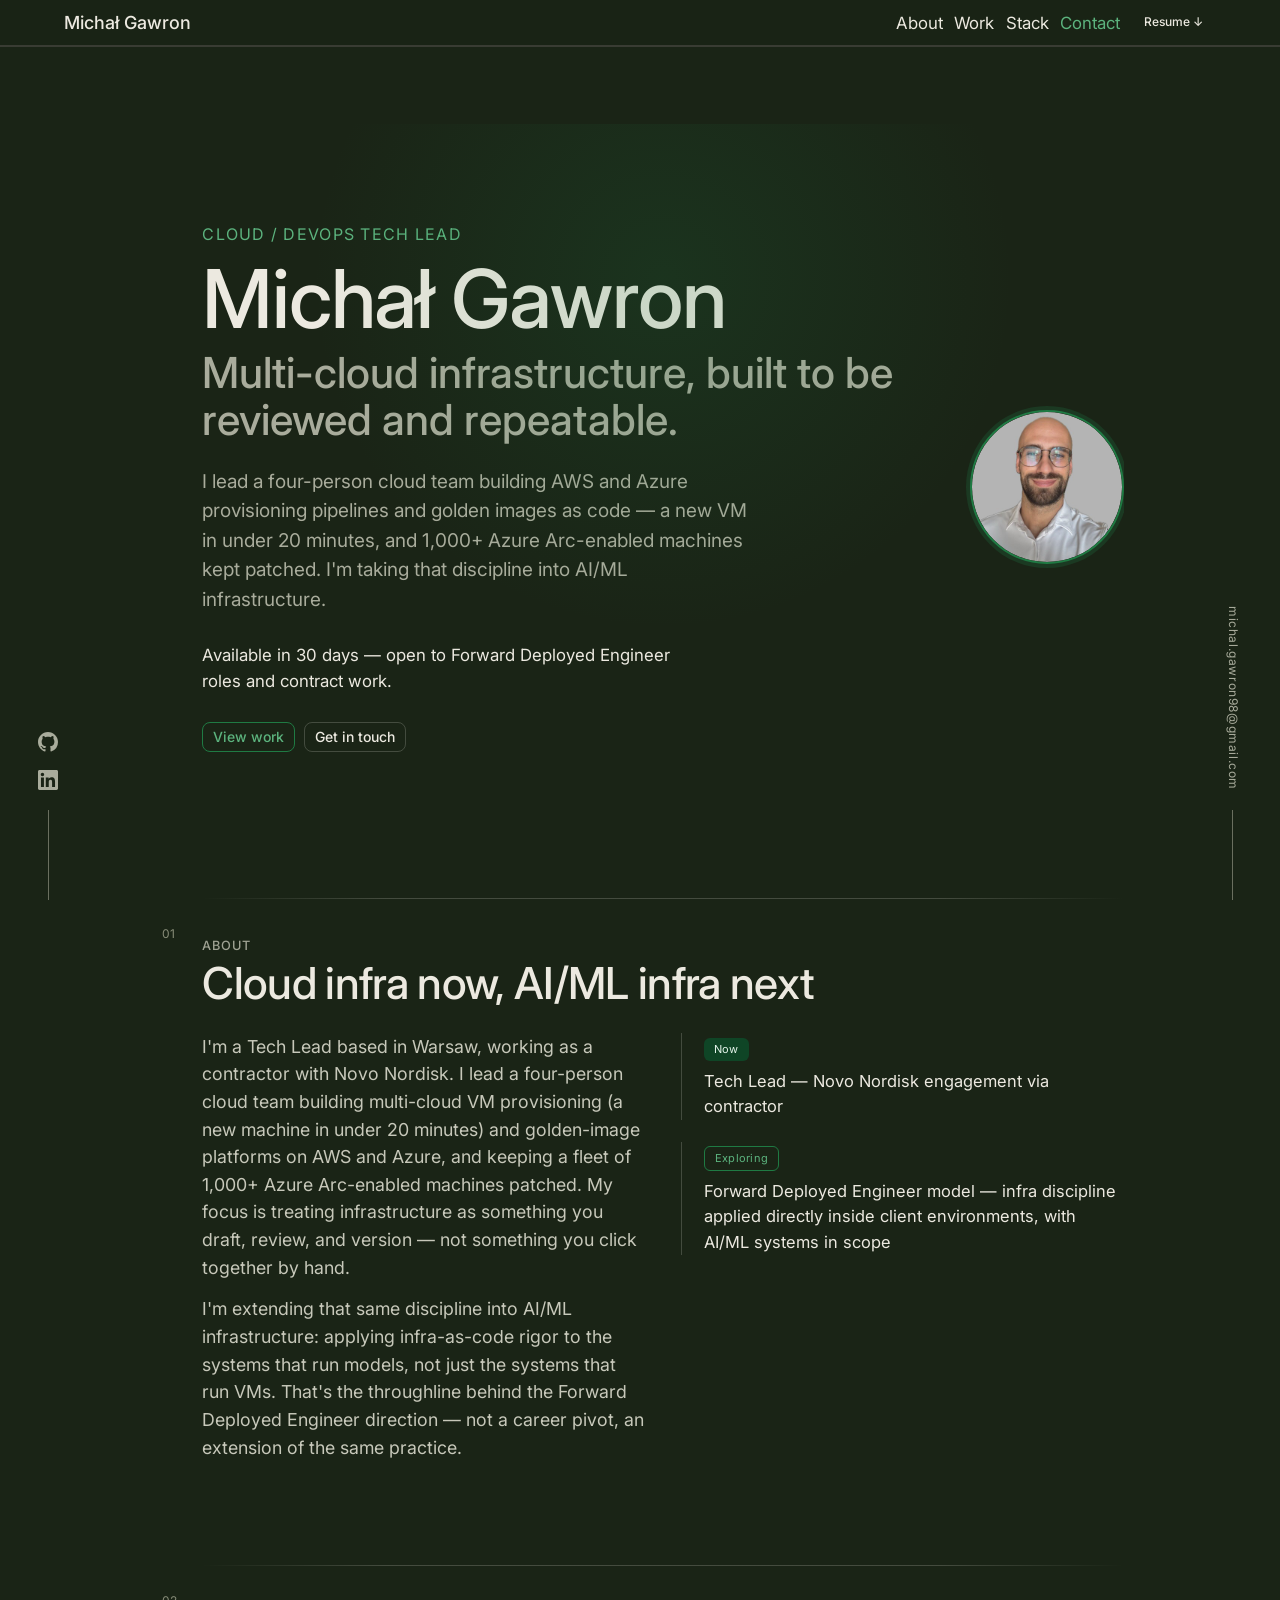
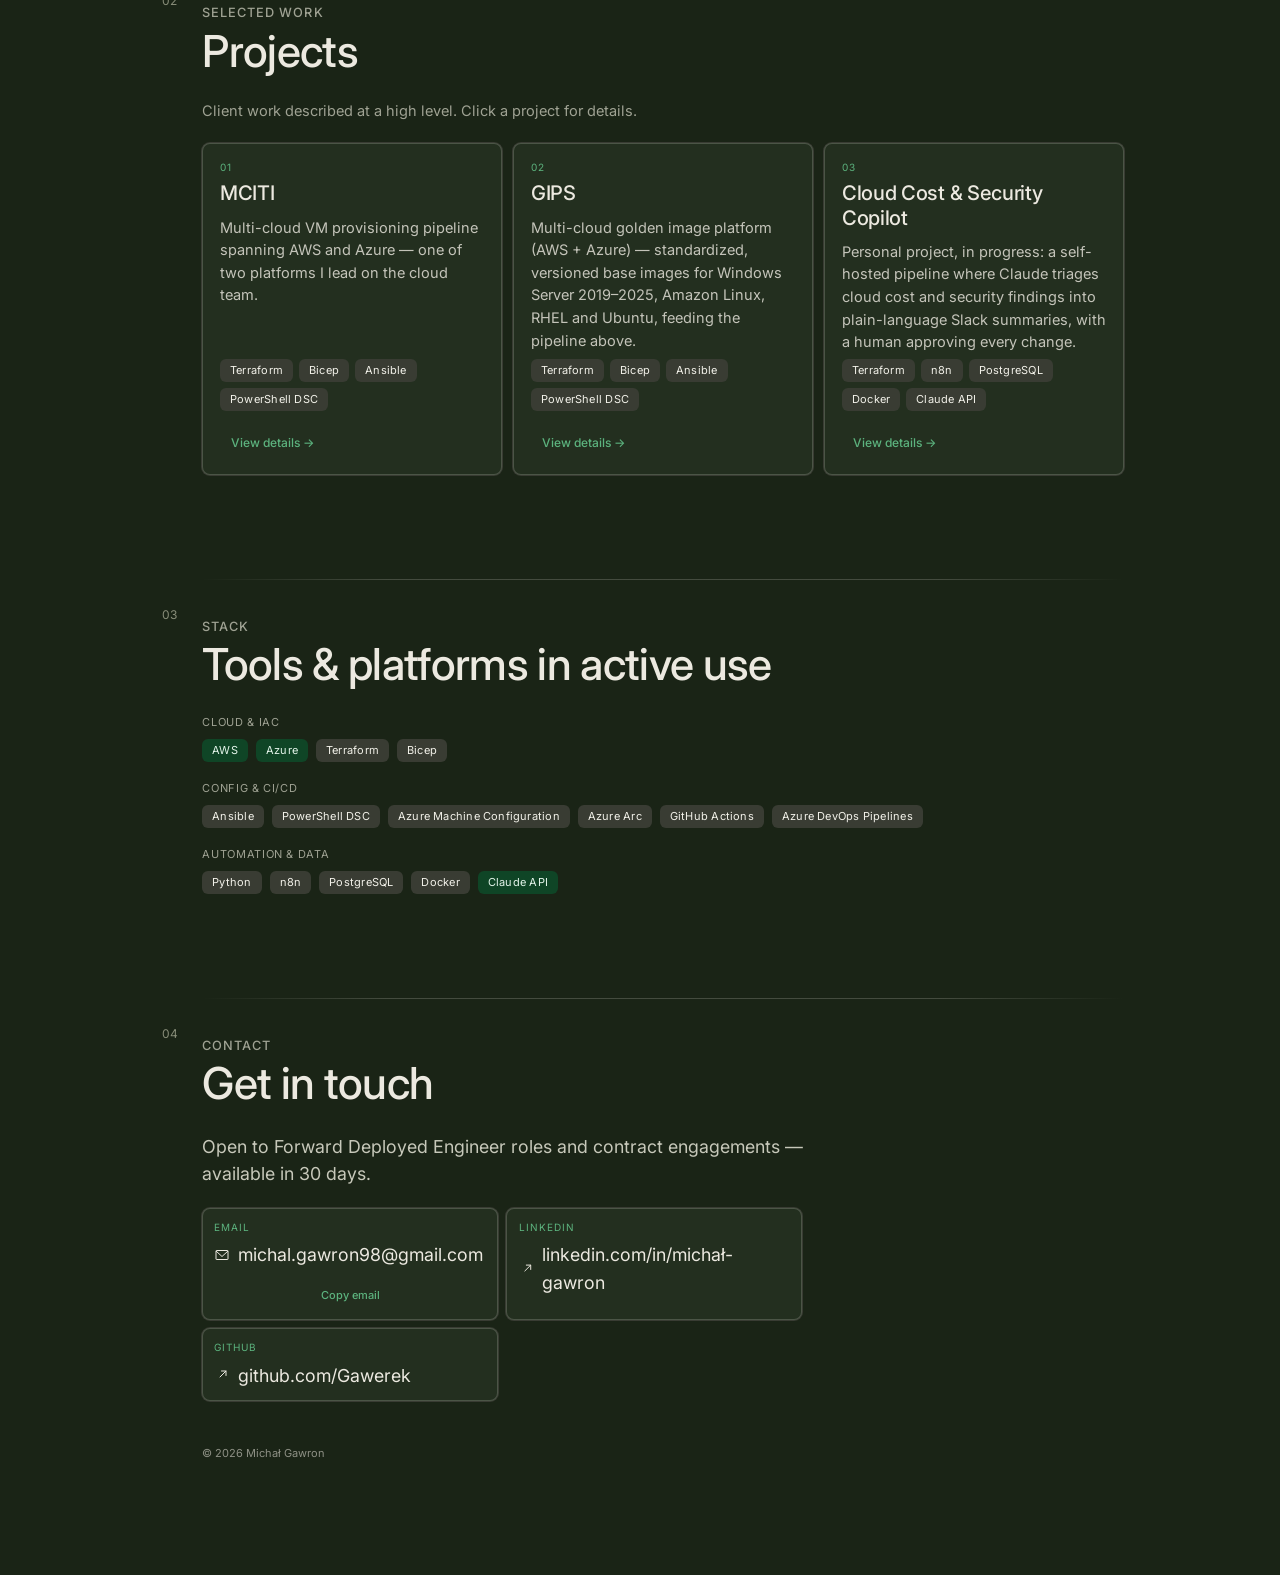
<file: index.html>
<!DOCTYPE html>
<html lang="en">
<head>
<meta charset="UTF-8">
<meta name="viewport" content="width=device-width, initial-scale=1.0">
<title>Michał Gawron — Cloud / DevOps Tech Lead</title>
<meta name="description" content="Michał Gawron — Cloud/DevOps Tech Lead in Warsaw, specializing in multi-cloud infrastructure-as-code (AWS, Azure) and extending into AI/ML infrastructure.">
<link rel="canonical" href="https://gawerek.github.io/">
<meta name="theme-color" content="#1a2416">
<meta property="og:type" content="website">
<meta property="og:title" content="Michał Gawron — Cloud / DevOps Tech Lead">
<meta property="og:description" content="Cloud/DevOps Tech Lead specializing in multi-cloud infrastructure-as-code (AWS, Azure), extending into AI/ML infrastructure.">
<meta property="og:url" content="https://gawerek.github.io/">
<meta property="og:image" content="https://gawerek.github.io/assets/og.png">
<meta property="og:locale" content="en">
<meta name="twitter:card" content="summary_large_image">
<script type="application/ld+json">
{
  "@context": "https://schema.org",
  "@type": "Person",
  "name": "Michał Gawron",
  "jobTitle": "Cloud / DevOps Tech Lead",
  "url": "https://gawerek.github.io/",
  "sameAs": [
    "https://github.com/Gawerek",
    "https://www.linkedin.com/in/micha%C5%82-gawron/"
  ]
}
</script>
<link rel="icon" type="image/svg+xml" href="assets/favicon.svg">
<link rel="preconnect" href="https://fonts.googleapis.com">
<link rel="preconnect" href="https://fonts.gstatic.com" crossorigin>
<link rel="stylesheet" href="https://fonts.googleapis.com/css2?family=Inter:wght@400;500;600;700&display=swap">
<link rel="stylesheet" href="styles.css">
<link rel="stylesheet" href="page.css">
</head>
<body>

<a class="skip-link" href="#main">Skip to content</a>

<div class="nav-bar">
  <nav class="nav" aria-label="Primary">
    <span class="nav-brand">Michał Gawron</span>
    <a href="#about" data-nav>About</a>
    <a href="#work" data-nav>Work</a>
    <a href="#stack" data-nav>Stack</a>
    <a href="#contact" data-nav>Contact</a>
    <a href="assets/Michal_Gawron_CV.pdf" download="Michal_Gawron_CV.pdf" class="btn btn-ghost" style="padding:6px 12px;font-size:12px;">Resume ↓</a>
  </nav>
  <div class="progress-track"><div class="progress-fill" id="progress-fill"></div></div>
</div>

<div class="side side-left">
  <ul class="side-icons">
    <li><a href="https://github.com/Gawerek" target="_blank" rel="noopener" aria-label="GitHub">
      <svg width="20" height="20" viewBox="0 0 16 16" fill="currentColor"><path d="M8 0C3.58 0 0 3.58 0 8c0 3.54 2.29 6.53 5.47 7.59.4.07.55-.17.55-.38 0-.19-.01-.82-.01-1.49-2.01.37-2.53-.49-2.69-.94-.09-.23-.48-.94-.82-1.13-.28-.15-.68-.52-.01-.53.63-.01 1.08.58 1.23.82.72 1.21 1.87.87 2.33.66.07-.52.28-.87.51-1.07-1.78-.2-3.64-.89-3.64-3.95 0-.87.31-1.59.82-2.15-.08-.2-.36-1.02.08-2.12 0 0 .67-.21 2.2.82.64-.18 1.32-.27 2-.27.68 0 1.36.09 2 .27 1.53-1.04 2.2-.82 2.2-.82.44 1.1.16 1.92.08 2.12.51.56.82 1.27.82 2.15 0 3.07-1.87 3.75-3.65 3.95.29.25.54.73.54 1.48 0 1.07-.01 1.93-.01 2.2 0 .21.15.46.55.38A8.013 8.013 0 0 0 16 8c0-4.42-3.58-8-8-8z"/></svg>
    </a></li>
    <li><a href="https://www.linkedin.com/in/micha%C5%82-gawron/" target="_blank" rel="noopener" aria-label="LinkedIn">
      <svg width="20" height="20" viewBox="0 0 24 24" fill="currentColor"><path d="M20.447 20.452h-3.554v-5.569c0-1.328-.027-3.037-1.852-3.037-1.853 0-2.136 1.445-2.136 2.939v5.667H9.351V9h3.414v1.561h.046c.477-.9 1.637-1.85 3.37-1.85 3.601 0 4.267 2.37 4.267 5.455v6.286zM5.337 7.433c-1.144 0-2.063-.926-2.063-2.065 0-1.138.92-2.063 2.063-2.063 1.14 0 2.064.925 2.064 2.063 0 1.139-.925 2.065-2.064 2.065zm1.782 13.019H3.555V9h3.564v11.452zM22.225 0H1.771C.792 0 0 .774 0 1.729v20.542C0 23.227.792 24 1.771 24h20.451C23.2 24 24 23.227 24 22.271V1.729C24 .774 23.2 0 22.222 0h.003z"/></svg>
    </a></li>
  </ul>
  <span class="side-line" aria-hidden="true"></span>
</div>
<div class="side side-right">
  <a class="side-email" href="mailto:michal.gawron98@gmail.com">michal.gawron98@gmail.com</a>
  <span class="side-line" aria-hidden="true"></span>
</div>

<main id="main">

  <section id="hero">
    <div class="hero-glow" id="hero-glow" aria-hidden="true"></div>
    <div>
      <p class="hero-kicker">Cloud / DevOps Tech Lead</p>
      <h1>Michał Gawron</h1>
      <p class="hero-tagline">Multi-cloud infrastructure, built to be reviewed and repeatable.</p>
      <p class="hero-sub">I lead a four-person cloud team building AWS and Azure provisioning pipelines and golden images as code — a new VM in under 20 minutes, and 1,000+ Azure Arc-enabled machines kept patched. I'm taking that discipline into AI/ML infrastructure.</p>
      <p class="hero-avail">Available in 30 days — open to Forward Deployed Engineer roles and contract work.</p>
      <div class="hero-cta">
        <a href="#work" class="btn btn-primary">View work</a>
        <a href="#contact" class="btn btn-secondary">Get in touch</a>
      </div>
    </div>
    <div class="hero-photo">
      <div class="hero-photo-slot">
        <img src="assets/photo.jpg" alt="Michał Gawron" width="400" height="400" loading="eager" fetchpriority="high" decoding="async">
      </div>
    </div>
  </section>

  <hr class="divider">

  <section id="about" data-index="01" aria-labelledby="about-title">
    <p class="eyebrow">About</p>
    <h2 id="about-title">Cloud infra now, AI/ML infra next</h2>
    <div class="about-grid">
      <div class="about-copy">
        <p>I'm a Tech Lead based in Warsaw, working as a contractor with Novo Nordisk. I lead a four-person cloud team building multi-cloud VM provisioning (a new machine in under 20 minutes) and golden-image platforms on AWS and Azure, and keeping a fleet of 1,000+ Azure Arc-enabled machines patched. My focus is treating infrastructure as something you draft, review, and version — not something you click together by hand.</p>
        <p>I'm extending that same discipline into AI/ML infrastructure: applying infra-as-code rigor to the systems that run models, not just the systems that run VMs. That's the throughline behind the Forward Deployed Engineer direction — not a career pivot, an extension of the same practice.</p>
      </div>
      <ol class="timeline">
        <li><span class="tag tag-accent">Now</span>
          <p>Tech Lead — Novo Nordisk engagement via contractor</p>
        </li>
        <li><span class="tag tag-outline">Exploring</span>
          <p>Forward Deployed Engineer model — infra discipline applied directly inside client environments, with AI/ML systems in scope</p>
        </li>
      </ol>
    </div>
  </section>

  <hr class="divider">

  <section id="work" data-index="02" aria-labelledby="work-title">
    <p class="eyebrow">Selected work</p>
    <h2 id="work-title">Projects</h2>
    <p class="work-hint">Client work described at a high level. Click a project for details.</p>
    <div class="project-grid">
      <article class="card project-card">
        <span class="card-kicker">01</span>
        <h3 class="card-title">MCITI</h3>
        <p class="card-body">Multi-cloud VM provisioning pipeline spanning AWS and Azure — one of two platforms I lead on the cloud team.</p>
        <div class="tag-row">
          <span class="tag tag-neutral">Terraform</span><span class="tag tag-neutral">Bicep</span>
          <span class="tag tag-neutral">Ansible</span><span class="tag tag-neutral">PowerShell DSC</span>
        </div>
        <button type="button" class="btn btn-ghost view-details" data-project="mciti">View details →</button>
      </article>

      <article class="card project-card">
        <span class="card-kicker">02</span>
        <h3 class="card-title">GIPS</h3>
        <p class="card-body">Multi-cloud golden image platform (AWS + Azure) — standardized, versioned base images for Windows Server 2019–2025, Amazon Linux, RHEL and Ubuntu, feeding the pipeline above.</p>
        <div class="tag-row">
          <span class="tag tag-neutral">Terraform</span><span class="tag tag-neutral">Bicep</span>
          <span class="tag tag-neutral">Ansible</span><span class="tag tag-neutral">PowerShell DSC</span>
        </div>
        <button type="button" class="btn btn-ghost view-details" data-project="gips">View details →</button>
      </article>

      <article class="card project-card">
        <span class="card-kicker">03</span>
        <h3 class="card-title">Cloud Cost &amp; Security Copilot</h3>
        <p class="card-body">Personal project, in progress: a self-hosted pipeline where Claude triages cloud cost and security findings into plain-language Slack summaries, with a human approving every change.</p>
        <div class="tag-row">
          <span class="tag tag-neutral">Terraform</span><span class="tag tag-neutral">n8n</span>
          <span class="tag tag-neutral">PostgreSQL</span><span class="tag tag-neutral">Docker</span>
          <span class="tag tag-neutral">Claude API</span>
        </div>
        <button type="button" class="btn btn-ghost view-details" data-project="copilot">View details →</button>
      </article>
    </div>
  </section>

  <dialog class="dialog" id="project-dialog" aria-labelledby="dialog-title">
    <p class="card-kicker" id="dialog-kicker"></p>
    <h3 class="dialog-title" id="dialog-title"></h3>
    <div class="dialog-body">
      <p id="dialog-detail"></p>
      <div id="dialog-tags"></div>
      <p class="text-muted" id="dialog-meta" style="font-size:12px;margin:0;"></p>
    </div>
    <div class="dialog-actions" id="dialog-actions">
      <button type="button" class="btn btn-primary" id="dialog-close">Close</button>
    </div>
  </dialog>

  <hr class="divider">

  <section id="stack" data-index="03" aria-labelledby="stack-title">
    <p class="eyebrow">Stack</p>
    <h2 id="stack-title">Tools &amp; platforms in active use</h2>
    <div class="stack-groups">
      <div>
        <p class="stack-group-label">Cloud &amp; IaC</p>
        <div class="stack-tags">
          <span class="tag tag-accent">AWS</span><span class="tag tag-accent">Azure</span>
          <span class="tag tag-neutral">Terraform</span><span class="tag tag-neutral">Bicep</span>
        </div>
      </div>
      <div>
        <p class="stack-group-label">Config &amp; CI/CD</p>
        <div class="stack-tags">
          <span class="tag tag-neutral">Ansible</span><span class="tag tag-neutral">PowerShell DSC</span>
          <span class="tag tag-neutral">Azure Machine Configuration</span><span class="tag tag-neutral">Azure Arc</span>
          <span class="tag tag-neutral">GitHub Actions</span><span class="tag tag-neutral">Azure DevOps Pipelines</span>
        </div>
      </div>
      <div>
        <p class="stack-group-label">Automation &amp; data</p>
        <div class="stack-tags">
          <span class="tag tag-neutral">Python</span><span class="tag tag-neutral">n8n</span>
          <span class="tag tag-neutral">PostgreSQL</span><span class="tag tag-neutral">Docker</span>
          <span class="tag tag-accent-2">Claude API</span>
        </div>
      </div>
    </div>
  </section>

  <hr class="divider">

  <section id="contact" data-index="04" aria-labelledby="contact-title">
    <p class="eyebrow">Contact</p>
    <h2 id="contact-title">Get in touch</h2>
    <p class="contact-cta">Open to Forward Deployed Engineer roles and contract engagements — available in 30 days.</p>
    <div class="contact-grid">
      <div class="card contact-card">
        <span class="card-kicker">Email</span>
        <a href="mailto:michal.gawron98@gmail.com"><svg width="16" height="16" viewBox="0 0 256 256" fill="none" stroke="currentColor" stroke-width="16"><rect x="32" y="56" width="192" height="144" rx="8"/><path d="M32 64l96 88 96-88"/></svg>michal.gawron98@gmail.com</a>
        <button type="button" class="btn btn-ghost" id="copy-email-btn">Copy email</button>
        <span class="visually-hidden" id="copy-status" role="status" aria-live="polite"></span>
      </div>
      <div class="card contact-card">
        <span class="card-kicker">LinkedIn</span>
        <a href="https://www.linkedin.com/in/micha%C5%82-gawron/" target="_blank" rel="noopener"><svg width="16" height="16" viewBox="0 0 256 256" fill="none" stroke="currentColor" stroke-width="16" stroke-linecap="round" stroke-linejoin="round"><path d="M96 160L192 64"/><path d="M120 64h72v72"/></svg>linkedin.com/in/michał-gawron</a>
      </div>
      <div class="card contact-card">
        <span class="card-kicker">GitHub</span>
        <a href="https://github.com/Gawerek" target="_blank" rel="noopener"><svg width="16" height="16" viewBox="0 0 256 256" fill="none" stroke="currentColor" stroke-width="16" stroke-linecap="round" stroke-linejoin="round"><path d="M96 160L192 64"/><path d="M120 64h72v72"/></svg>github.com/Gawerek</a>
      </div>
    </div>
    <p class="text-muted rev-note">© 2026 Michał Gawron</p>
  </section>

</main>

<script src="script.js"></script>
</body>
</html>
</file>
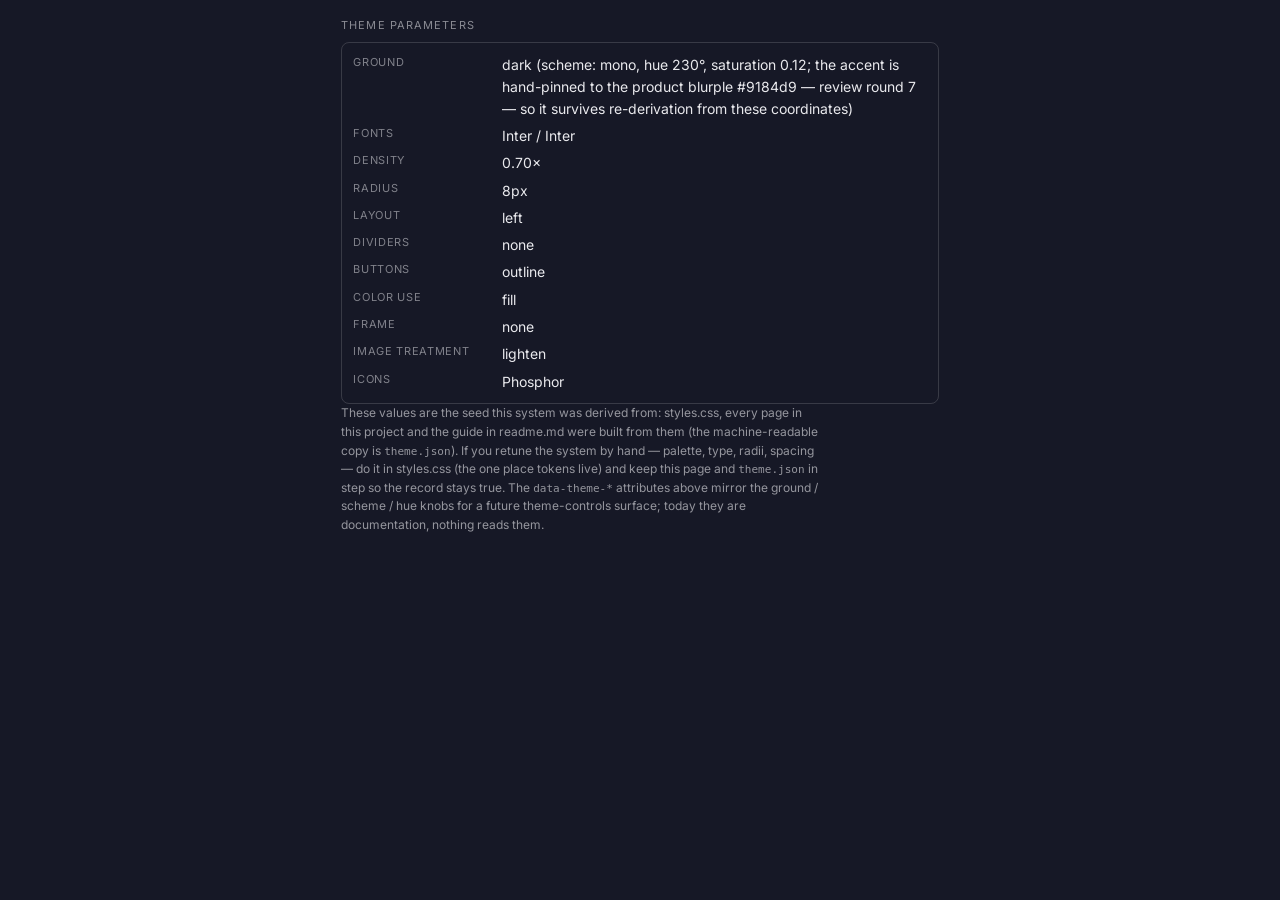
<file: nocturne-reference/theme.html>
<!-- @dsCard group="Theme" name="Parameters" subtitle="The parameters this system was derived from" viewport="640x520" -->
<!doctype html>
<html lang="en">
<head>
<meta charset="utf-8" />
<meta name="viewport" content="width=device-width, initial-scale=1" />
<title>Nocturne — Parameters</title>
<link rel="stylesheet" href="styles.css" />
<style>
/* Demo scaffolding only — everything visual comes from styles.css. */
.demo { max-width: 620px; margin: 0 auto; padding: var(--space-6) var(--space-4) var(--space-8); }
.demo-head {
  font-family: var(--font-body); font-size: 11px; font-weight: inherit;
  letter-spacing: 0.1em; text-transform: uppercase; opacity: 0.55;
  margin: var(--space-6) 0 var(--space-3);
}
.demo-head:first-child { margin-top: 0; }
.row { display: flex; align-items: center; gap: var(--space-2); flex-wrap: wrap; }
.stack { display: grid; gap: var(--space-3); }
.grid-2 { display: grid; grid-template-columns: 1fr 1fr; gap: var(--space-4); }
.grid-3 { display: grid; grid-template-columns: repeat(3, 1fr); gap: var(--space-3); }
.note { font-size: 12px; opacity: 0.6; max-width: 60ch; }
code { font-family: ui-monospace, 'SF Mono', Menlo, monospace; font-size: 0.92em; }
.params { border: 1px solid var(--color-divider); border-radius: var(--radius-md); padding: var(--space-3) var(--space-4); }
.def { display: flex; gap: var(--space-3); padding: var(--space-1) 0; }
dl { margin: 0; } dt { flex: none; width: 140px; font-size: 11px; letter-spacing: 0.06em; text-transform: uppercase; opacity: 0.5; } dd { margin: 0; font-size: 14px; }
</style>
</head>
<body>
<main class="demo">
<div class="demo-head">Theme parameters</div>
  <section class="params" data-theme-ground="dark" data-theme-scheme="mono" data-theme-hue="230">
    <dl>
    <div class="def"><dt>Ground</dt><dd>dark (scheme: mono, hue 230°, saturation 0.12; the accent is hand-pinned to the product blurple #9184d9 — review round 7 — so it survives re-derivation from these coordinates)</dd></div>
    <div class="def"><dt>Fonts</dt><dd>Inter / Inter</dd></div>
    <div class="def"><dt>Density</dt><dd>0.70×</dd></div>
    <div class="def"><dt>Radius</dt><dd>8px</dd></div>
    <div class="def"><dt>Layout</dt><dd>left</dd></div>
    <div class="def"><dt>Dividers</dt><dd>none</dd></div>
    <div class="def"><dt>Buttons</dt><dd>outline</dd></div>
    <div class="def"><dt>Color use</dt><dd>fill</dd></div>
    <div class="def"><dt>Frame</dt><dd>none</dd></div>
    <div class="def"><dt>Image treatment</dt><dd>lighten</dd></div>
    <div class="def"><dt>Icons</dt><dd>Phosphor</dd></div>
    </dl>
  </section>
  <p class="note">These values are the seed this system was derived from: styles.css, every page in this project and the guide in readme.md were built from them (the machine-readable copy is <code>theme.json</code>). If you retune the system by hand — palette, type, radii, spacing — do it in styles.css (the one place tokens live) and keep this page and <code>theme.json</code> in step so the record stays true. The <code>data-theme-*</code> attributes above mirror the ground / scheme / hue knobs for a future theme-controls surface; today they are documentation, nothing reads them.</p>
</main>
</body>
</html>
</file>
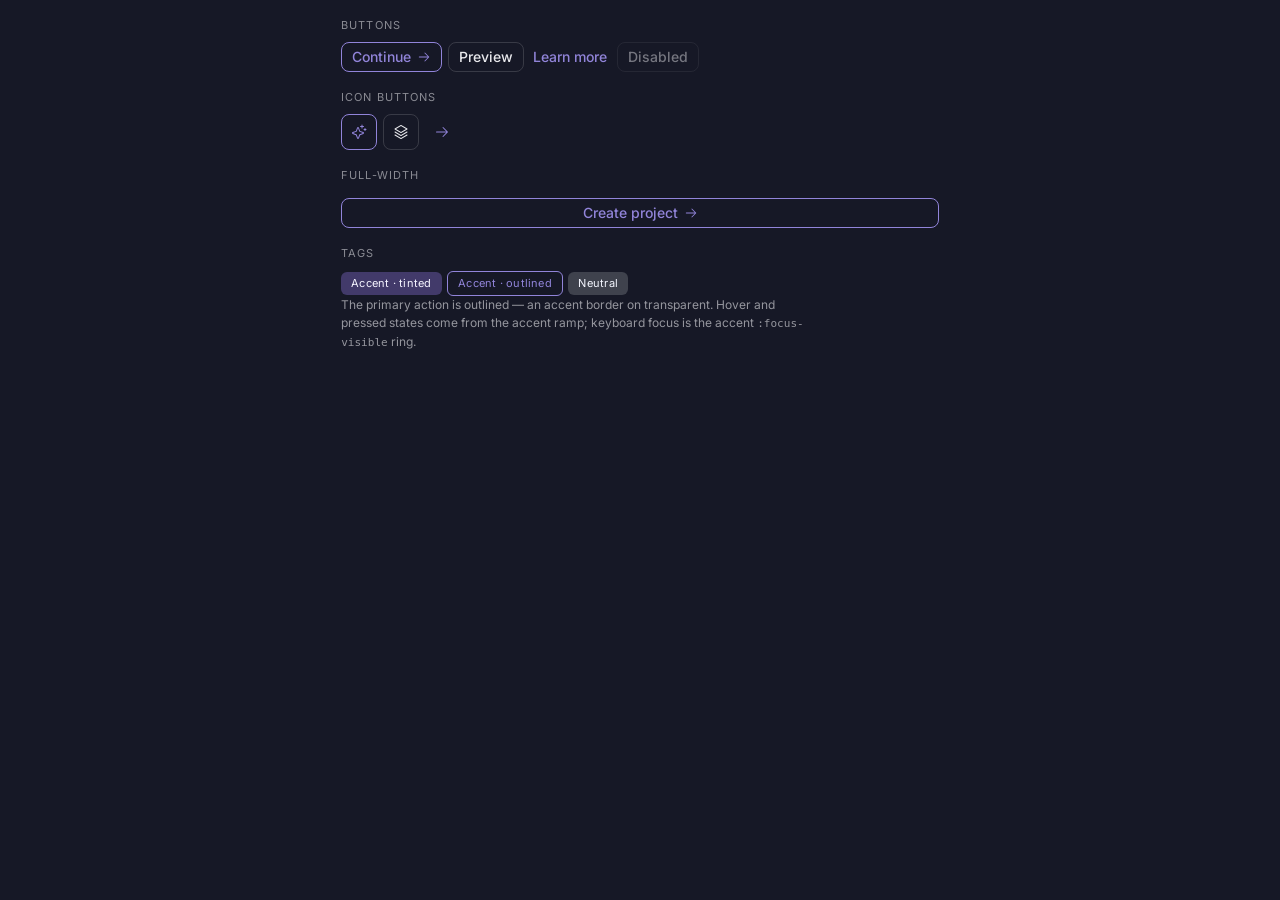
<file: nocturne-reference/components/buttons.html>
<!-- @dsCard group="Components" name="Buttons & tags" subtitle="Outlined primary actions; tags tint from the ramps" viewport="640x460" -->
<!doctype html>
<html lang="en">
<head>
<meta charset="utf-8" />
<meta name="viewport" content="width=device-width, initial-scale=1" />
<title>Nocturne — Buttons &amp; tags</title>
<link rel="stylesheet" href="../styles.css" />
<style>
/* Demo scaffolding only — everything visual comes from ../styles.css. */
.demo { max-width: 620px; margin: 0 auto; padding: var(--space-6) var(--space-4) var(--space-8); }
.demo-head {
  font-family: var(--font-body); font-size: 11px; font-weight: inherit;
  letter-spacing: 0.1em; text-transform: uppercase; opacity: 0.55;
  margin: var(--space-6) 0 var(--space-3);
}
.demo-head:first-child { margin-top: 0; }
.row { display: flex; align-items: center; gap: var(--space-2); flex-wrap: wrap; }
.stack { display: grid; gap: var(--space-3); }
.grid-2 { display: grid; grid-template-columns: 1fr 1fr; gap: var(--space-4); }
.grid-3 { display: grid; grid-template-columns: repeat(3, 1fr); gap: var(--space-3); }
.note { font-size: 12px; opacity: 0.6; max-width: 60ch; }
code { font-family: ui-monospace, 'SF Mono', Menlo, monospace; font-size: 0.92em; }
</style>
</head>
<body>
<main class="demo">
<div class="demo-head">Buttons</div>
  <div class="row">
    <button type="button" class="btn btn-primary">Continue<svg width="14" height="14" viewBox="0 0 256 256" fill="currentColor"><path d="M221.66,133.66l-72,72a8,8,0,0,1-11.32-11.32L196.69,136H40a8,8,0,0,1,0-16H196.69L138.34,61.66a8,8,0,0,1,11.32-11.32l72,72A8,8,0,0,1,221.66,133.66Z"/></svg></button>
    <button type="button" class="btn btn-secondary">Preview</button>
    <button type="button" class="btn btn-ghost">Learn more</button>
    <button type="button" class="btn btn-secondary" disabled>Disabled</button>
  </div>
  <div class="demo-head">Icon buttons</div>
  <div class="row">
    <button type="button" class="btn btn-primary btn-icon" aria-label="New"><svg width="16" height="16" viewBox="0 0 256 256" fill="currentColor"><path d="M197.58,129.06,146,110l-19-51.62a15.92,15.92,0,0,0-29.88,0L78,110l-51.62,19a15.92,15.92,0,0,0,0,29.88L78,178l19,51.62a15.92,15.92,0,0,0,29.88,0L146,178l51.62-19a15.92,15.92,0,0,0,0-29.88ZM137,164.22a8,8,0,0,0-4.74,4.74L112,223.85,91.78,169A8,8,0,0,0,87,164.22L32.15,144,87,123.78A8,8,0,0,0,91.78,119L112,64.15,132.22,119a8,8,0,0,0,4.74,4.74L191.85,144ZM144,40a8,8,0,0,1,8-8h16V16a8,8,0,0,1,16,0V32h16a8,8,0,0,1,0,16H184V64a8,8,0,0,1-16,0V48H152A8,8,0,0,1,144,40ZM248,88a8,8,0,0,1-8,8h-8v8a8,8,0,0,1-16,0V96h-8a8,8,0,0,1,0-16h8V72a8,8,0,0,1,16,0v8h8A8,8,0,0,1,248,88Z"/></svg></button>
    <button type="button" class="btn btn-secondary btn-icon" aria-label="Stack"><svg width="16" height="16" viewBox="0 0 256 256" fill="currentColor"><path d="M230.91,172A8,8,0,0,1,228,182.91l-96,56a8,8,0,0,1-8.06,0l-96-56A8,8,0,0,1,36,169.09l92,53.65,92-53.65A8,8,0,0,1,230.91,172ZM220,121.09l-92,53.65L36,121.09A8,8,0,0,0,28,134.91l96,56a8,8,0,0,0,8.06,0l96-56A8,8,0,1,0,220,121.09ZM24,80a8,8,0,0,1,4-6.91l96-56a8,8,0,0,1,8.06,0l96,56a8,8,0,0,1,0,13.82l-96,56a8,8,0,0,1-8.06,0l-96-56A8,8,0,0,1,24,80Zm23.88,0L128,126.74,208.12,80,128,33.26Z"/></svg></button>
    <button type="button" class="btn btn-ghost btn-icon" aria-label="Forward"><svg width="16" height="16" viewBox="0 0 256 256" fill="currentColor"><path d="M221.66,133.66l-72,72a8,8,0,0,1-11.32-11.32L196.69,136H40a8,8,0,0,1,0-16H196.69L138.34,61.66a8,8,0,0,1,11.32-11.32l72,72A8,8,0,0,1,221.66,133.66Z"/></svg></button>
  </div>
  <div class="demo-head">Full-width</div>
  <button type="button" class="btn btn-primary btn-block">Create project<svg width="14" height="14" viewBox="0 0 256 256" fill="currentColor"><path d="M221.66,133.66l-72,72a8,8,0,0,1-11.32-11.32L196.69,136H40a8,8,0,0,1,0-16H196.69L138.34,61.66a8,8,0,0,1,11.32-11.32l72,72A8,8,0,0,1,221.66,133.66Z"/></svg></button>
  <div class="demo-head">Tags</div>
  <div class="row">
    <span class="tag tag-accent">Accent · tinted</span>
    <span class="tag tag-outline">Accent · outlined</span>

    <span class="tag tag-neutral">Neutral</span>
  </div>
  <p class="note">The primary action is outlined — an accent border on transparent. Hover and pressed states come from the accent ramp; keyboard focus is the accent <code>:focus-visible</code> ring.</p>
</main>
</body>
</html>
</file>
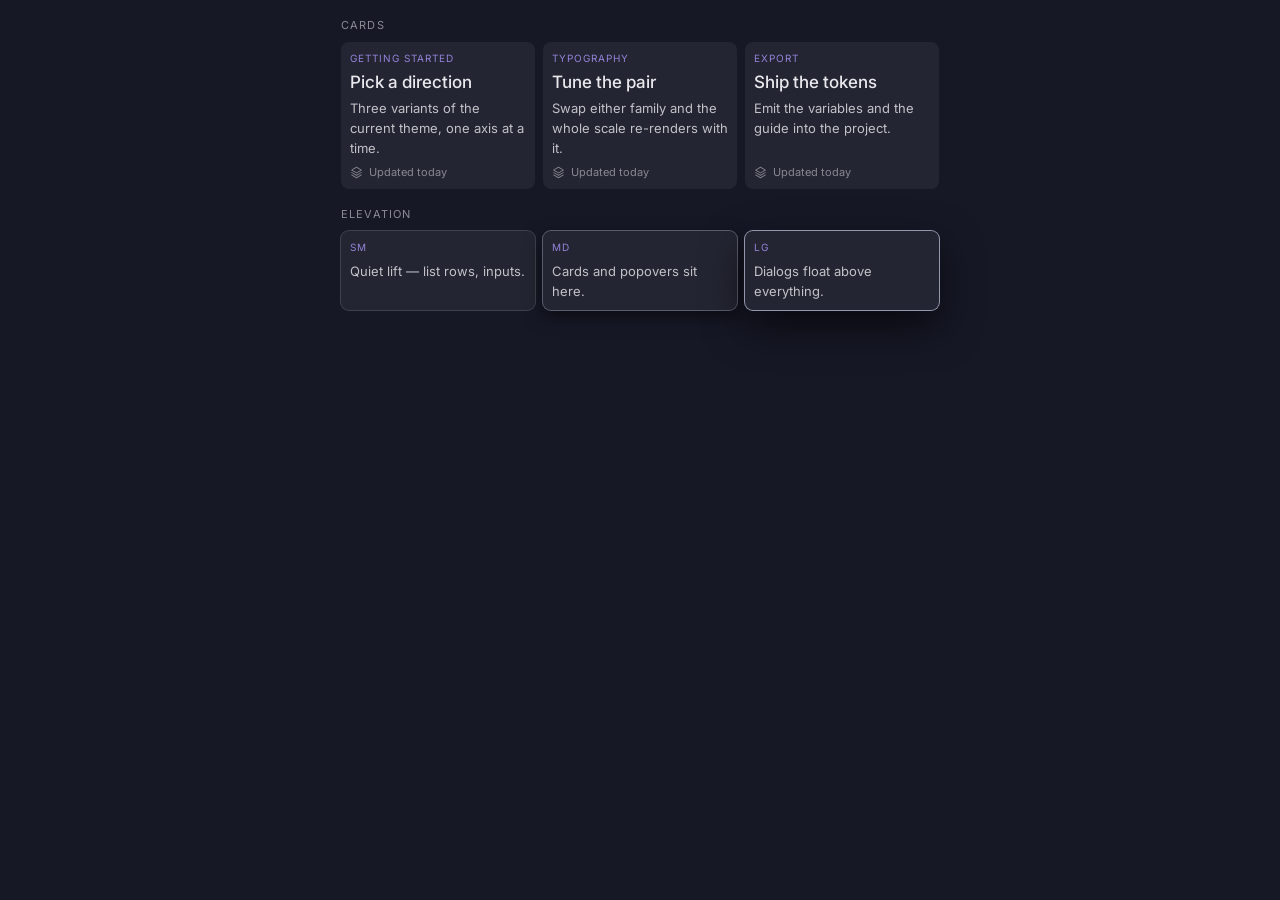
<file: nocturne-reference/components/cards.html>
<!-- @dsCard group="Components" name="Cards" subtitle="Surface-filled cards with a kicker, title, body and meta row" viewport="640x420" -->
<!doctype html>
<html lang="en">
<head>
<meta charset="utf-8" />
<meta name="viewport" content="width=device-width, initial-scale=1" />
<title>Nocturne — Cards</title>
<link rel="stylesheet" href="../styles.css" />
<style>
/* Demo scaffolding only — everything visual comes from ../styles.css. */
.demo { max-width: 620px; margin: 0 auto; padding: var(--space-6) var(--space-4) var(--space-8); }
.demo-head {
  font-family: var(--font-body); font-size: 11px; font-weight: inherit;
  letter-spacing: 0.1em; text-transform: uppercase; opacity: 0.55;
  margin: var(--space-6) 0 var(--space-3);
}
.demo-head:first-child { margin-top: 0; }
.row { display: flex; align-items: center; gap: var(--space-2); flex-wrap: wrap; }
.stack { display: grid; gap: var(--space-3); }
.grid-2 { display: grid; grid-template-columns: 1fr 1fr; gap: var(--space-4); }
.grid-3 { display: grid; grid-template-columns: repeat(3, 1fr); gap: var(--space-3); }
.note { font-size: 12px; opacity: 0.6; max-width: 60ch; }
code { font-family: ui-monospace, 'SF Mono', Menlo, monospace; font-size: 0.92em; }
</style>
</head>
<body>
<main class="demo">
<div class="demo-head">Cards</div>
  <div class="grid-3">
    <div class="card"><div class="card-kicker">Getting started</div><div class="card-title">Pick a direction</div><p class="card-body">Three variants of the current theme, one axis at a time.</p><div class="card-meta"><svg width="13" height="13" viewBox="0 0 256 256" fill="currentColor"><path d="M230.91,172A8,8,0,0,1,228,182.91l-96,56a8,8,0,0,1-8.06,0l-96-56A8,8,0,0,1,36,169.09l92,53.65,92-53.65A8,8,0,0,1,230.91,172ZM220,121.09l-92,53.65L36,121.09A8,8,0,0,0,28,134.91l96,56a8,8,0,0,0,8.06,0l96-56A8,8,0,1,0,220,121.09ZM24,80a8,8,0,0,1,4-6.91l96-56a8,8,0,0,1,8.06,0l96,56a8,8,0,0,1,0,13.82l-96,56a8,8,0,0,1-8.06,0l-96-56A8,8,0,0,1,24,80Zm23.88,0L128,126.74,208.12,80,128,33.26Z"/></svg><span>Updated today</span></div></div>
    <div class="card"><div class="card-kicker">Typography</div><div class="card-title">Tune the pair</div><p class="card-body">Swap either family and the whole scale re-renders with it.</p><div class="card-meta"><svg width="13" height="13" viewBox="0 0 256 256" fill="currentColor"><path d="M230.91,172A8,8,0,0,1,228,182.91l-96,56a8,8,0,0,1-8.06,0l-96-56A8,8,0,0,1,36,169.09l92,53.65,92-53.65A8,8,0,0,1,230.91,172ZM220,121.09l-92,53.65L36,121.09A8,8,0,0,0,28,134.91l96,56a8,8,0,0,0,8.06,0l96-56A8,8,0,1,0,220,121.09ZM24,80a8,8,0,0,1,4-6.91l96-56a8,8,0,0,1,8.06,0l96,56a8,8,0,0,1,0,13.82l-96,56a8,8,0,0,1-8.06,0l-96-56A8,8,0,0,1,24,80Zm23.88,0L128,126.74,208.12,80,128,33.26Z"/></svg><span>Updated today</span></div></div>
    <div class="card"><div class="card-kicker">Export</div><div class="card-title">Ship the tokens</div><p class="card-body">Emit the variables and the guide into the project.</p><div class="card-meta"><svg width="13" height="13" viewBox="0 0 256 256" fill="currentColor"><path d="M230.91,172A8,8,0,0,1,228,182.91l-96,56a8,8,0,0,1-8.06,0l-96-56A8,8,0,0,1,36,169.09l92,53.65,92-53.65A8,8,0,0,1,230.91,172ZM220,121.09l-92,53.65L36,121.09A8,8,0,0,0,28,134.91l96,56a8,8,0,0,0,8.06,0l96-56A8,8,0,1,0,220,121.09ZM24,80a8,8,0,0,1,4-6.91l96-56a8,8,0,0,1,8.06,0l96,56a8,8,0,0,1,0,13.82l-96,56a8,8,0,0,1-8.06,0l-96-56A8,8,0,0,1,24,80Zm23.88,0L128,126.74,208.12,80,128,33.26Z"/></svg><span>Updated today</span></div></div>
  </div>
  <div class="demo-head">Elevation</div>
  <div class="grid-3">
    <div class="card elev-sm"><div class="card-kicker">sm</div><p class="card-body">Quiet lift — list rows, inputs.</p></div>
    <div class="card elev-md"><div class="card-kicker">md</div><p class="card-body">Cards and popovers sit here.</p></div>
    <div class="card elev-lg"><div class="card-kicker">lg</div><p class="card-body">Dialogs float above everything.</p></div>
  </div>
</main>
</body>
</html>
</file>
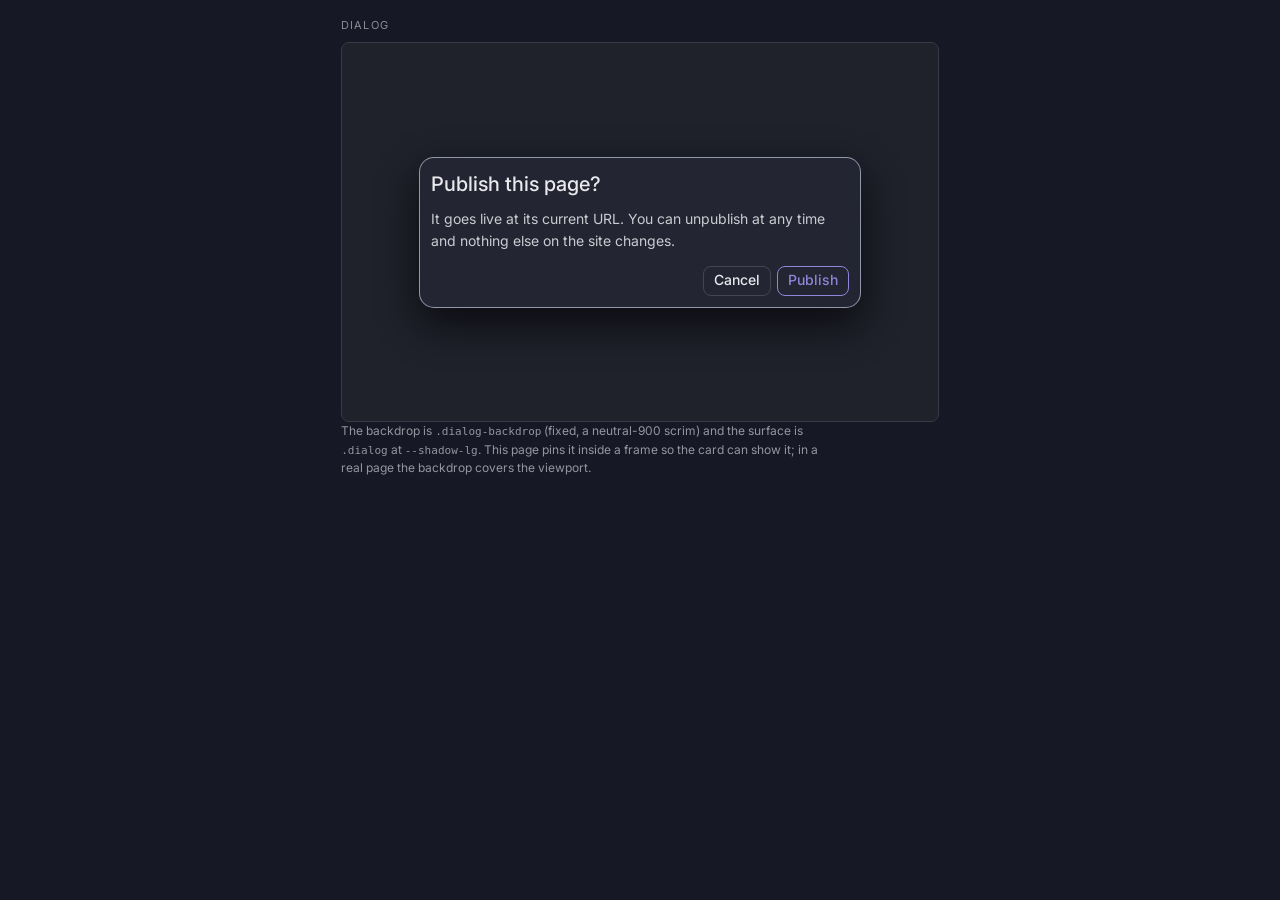
<file: nocturne-reference/components/dialog.html>
<!-- @dsCard group="Components" name="Dialog" subtitle="A modal surface at the top elevation, shown here inside a static frame" viewport="640x460" -->
<!doctype html>
<html lang="en">
<head>
<meta charset="utf-8" />
<meta name="viewport" content="width=device-width, initial-scale=1" />
<title>Nocturne — Dialog</title>
<link rel="stylesheet" href="../styles.css" />
<style>
/* Demo scaffolding only — everything visual comes from ../styles.css. */
.demo { max-width: 620px; margin: 0 auto; padding: var(--space-6) var(--space-4) var(--space-8); }
.demo-head {
  font-family: var(--font-body); font-size: 11px; font-weight: inherit;
  letter-spacing: 0.1em; text-transform: uppercase; opacity: 0.55;
  margin: var(--space-6) 0 var(--space-3);
}
.demo-head:first-child { margin-top: 0; }
.row { display: flex; align-items: center; gap: var(--space-2); flex-wrap: wrap; }
.stack { display: grid; gap: var(--space-3); }
.grid-2 { display: grid; grid-template-columns: 1fr 1fr; gap: var(--space-4); }
.grid-3 { display: grid; grid-template-columns: repeat(3, 1fr); gap: var(--space-3); }
.note { font-size: 12px; opacity: 0.6; max-width: 60ch; }
code { font-family: ui-monospace, 'SF Mono', Menlo, monospace; font-size: 0.92em; }
.dialog-demo { position: relative; height: 380px; overflow: hidden; border-radius: var(--radius-md); border: 1px solid var(--color-divider); }
.dialog-demo .dialog-backdrop { position: absolute; }
</style>
</head>
<body>
<main class="demo">
<div class="demo-head">Dialog</div>
  <div class="dialog-demo">
    <div class="dialog-backdrop">
      <div class="dialog" role="dialog" aria-modal="true" aria-labelledby="ds-dialog-title">
        <div class="dialog-title" id="ds-dialog-title">Publish this page?</div>
        <div class="dialog-body">It goes live at its current URL. You can unpublish at any time and nothing else on the site changes.</div>
        <div class="dialog-actions">
          <button type="button" class="btn btn-secondary">Cancel</button>
          <button type="button" class="btn btn-primary">Publish</button>
        </div>
      </div>
    </div>
  </div>
  <p class="note">The backdrop is <code>.dialog-backdrop</code> (fixed, a neutral-900 scrim) and the surface is <code>.dialog</code> at <code>--shadow-lg</code>. This page pins it inside a frame so the card can show it; in a real page the backdrop covers the viewport.</p>
</main>
</body>
</html>
</file>
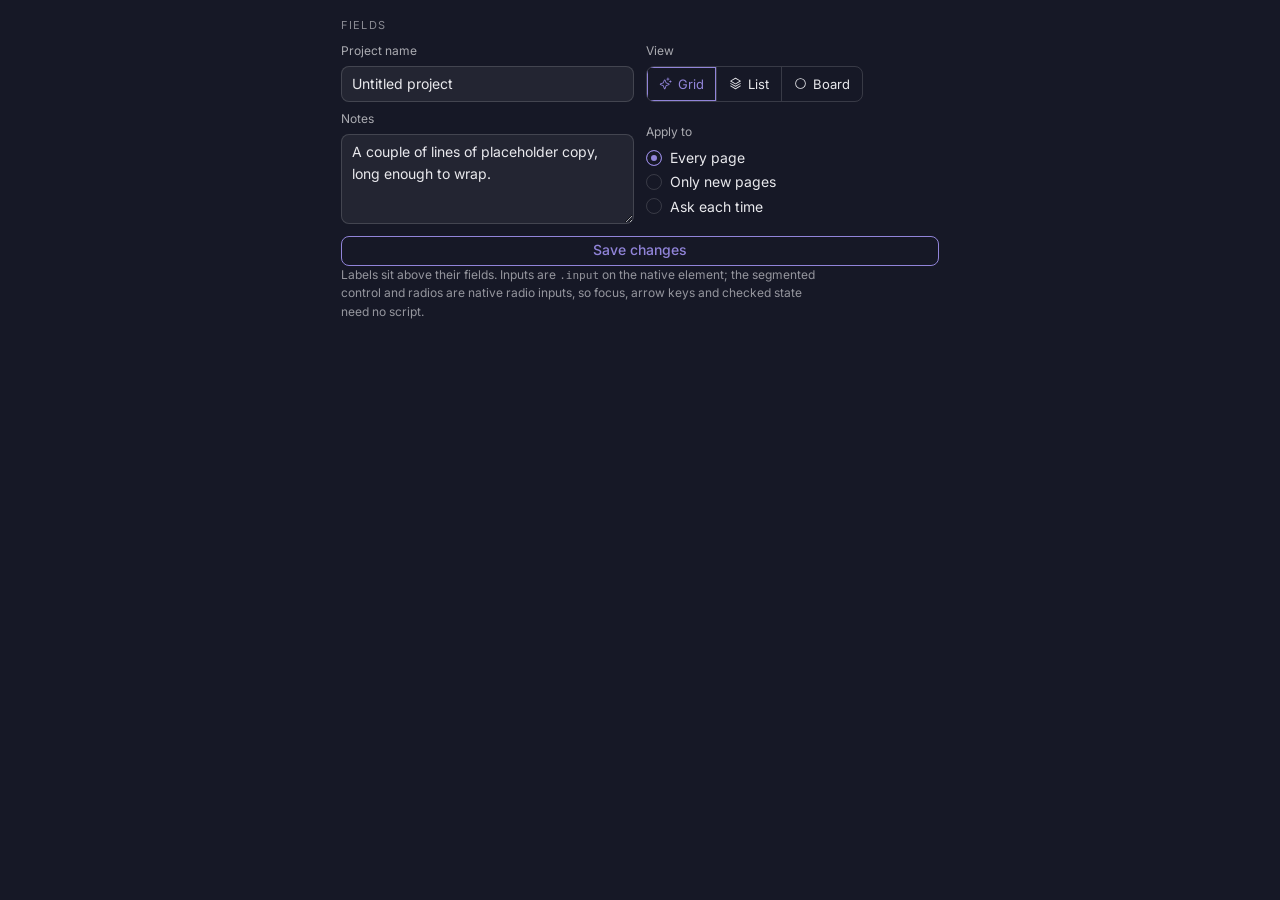
<file: nocturne-reference/components/forms.html>
<!-- @dsCard group="Components" name="Forms" subtitle="Text inputs, a segmented control and radios — native elements, themed states" viewport="640x520" -->
<!doctype html>
<html lang="en">
<head>
<meta charset="utf-8" />
<meta name="viewport" content="width=device-width, initial-scale=1" />
<title>Nocturne — Forms</title>
<link rel="stylesheet" href="../styles.css" />
<style>
/* Demo scaffolding only — everything visual comes from ../styles.css. */
.demo { max-width: 620px; margin: 0 auto; padding: var(--space-6) var(--space-4) var(--space-8); }
.demo-head {
  font-family: var(--font-body); font-size: 11px; font-weight: inherit;
  letter-spacing: 0.1em; text-transform: uppercase; opacity: 0.55;
  margin: var(--space-6) 0 var(--space-3);
}
.demo-head:first-child { margin-top: 0; }
.row { display: flex; align-items: center; gap: var(--space-2); flex-wrap: wrap; }
.stack { display: grid; gap: var(--space-3); }
.grid-2 { display: grid; grid-template-columns: 1fr 1fr; gap: var(--space-4); }
.grid-3 { display: grid; grid-template-columns: repeat(3, 1fr); gap: var(--space-3); }
.note { font-size: 12px; opacity: 0.6; max-width: 60ch; }
code { font-family: ui-monospace, 'SF Mono', Menlo, monospace; font-size: 0.92em; }
</style>
</head>
<body>
<main class="demo">
<div class="demo-head">Fields</div>
  <div class="grid-2">
    <div class="stack">
      <div class="field"><label for="ds-name">Project name</label>
        <input class="input" id="ds-name" value="Untitled project" /></div>
      <div class="field"><label for="ds-notes">Notes</label>
        <textarea class="input" id="ds-notes" rows="3">A couple of lines of placeholder copy, long enough to wrap.</textarea></div>
    </div>
    <div class="stack">
      <div class="field"><label id="ds-view-label">View</label>
        <div class="seg" role="radiogroup" aria-labelledby="ds-view-label">
          <label class="seg-opt"><input type="radio" name="view" checked /><svg width="13" height="13" viewBox="0 0 256 256" fill="currentColor"><path d="M197.58,129.06,146,110l-19-51.62a15.92,15.92,0,0,0-29.88,0L78,110l-51.62,19a15.92,15.92,0,0,0,0,29.88L78,178l19,51.62a15.92,15.92,0,0,0,29.88,0L146,178l51.62-19a15.92,15.92,0,0,0,0-29.88ZM137,164.22a8,8,0,0,0-4.74,4.74L112,223.85,91.78,169A8,8,0,0,0,87,164.22L32.15,144,87,123.78A8,8,0,0,0,91.78,119L112,64.15,132.22,119a8,8,0,0,0,4.74,4.74L191.85,144ZM144,40a8,8,0,0,1,8-8h16V16a8,8,0,0,1,16,0V32h16a8,8,0,0,1,0,16H184V64a8,8,0,0,1-16,0V48H152A8,8,0,0,1,144,40ZM248,88a8,8,0,0,1-8,8h-8v8a8,8,0,0,1-16,0V96h-8a8,8,0,0,1,0-16h8V72a8,8,0,0,1,16,0v8h8A8,8,0,0,1,248,88Z"/></svg>Grid</label>
          <label class="seg-opt"><input type="radio" name="view" /><svg width="13" height="13" viewBox="0 0 256 256" fill="currentColor"><path d="M230.91,172A8,8,0,0,1,228,182.91l-96,56a8,8,0,0,1-8.06,0l-96-56A8,8,0,0,1,36,169.09l92,53.65,92-53.65A8,8,0,0,1,230.91,172ZM220,121.09l-92,53.65L36,121.09A8,8,0,0,0,28,134.91l96,56a8,8,0,0,0,8.06,0l96-56A8,8,0,1,0,220,121.09ZM24,80a8,8,0,0,1,4-6.91l96-56a8,8,0,0,1,8.06,0l96,56a8,8,0,0,1,0,13.82l-96,56a8,8,0,0,1-8.06,0l-96-56A8,8,0,0,1,24,80Zm23.88,0L128,126.74,208.12,80,128,33.26Z"/></svg>List</label>
          <label class="seg-opt"><input type="radio" name="view" /><svg width="13" height="13" viewBox="0 0 256 256" fill="currentColor"><path d="M128,24A104,104,0,1,0,232,128,104.11,104.11,0,0,0,128,24Zm0,192a88,88,0,1,1,88-88A88.1,88.1,0,0,1,128,216Z"/></svg>Board</label>
        </div></div>
      <div class="field"><label id="ds-apply-label">Apply to</label>
        <div class="stack" style="gap: var(--space-1)" role="radiogroup" aria-labelledby="ds-apply-label">
          <label class="radio"><input type="radio" name="apply" checked /><span class="dot"></span>Every page</label>
          <label class="radio"><input type="radio" name="apply" /><span class="dot"></span>Only new pages</label>
          <label class="radio"><input type="radio" name="apply" /><span class="dot"></span>Ask each time</label>
        </div></div>
    </div>
  </div>
  <button type="button" class="btn btn-primary btn-block">Save changes</button>
  <p class="note">Labels sit above their fields. Inputs are <code>.input</code> on the native element; the segmented control and radios are native radio inputs, so focus, arrow keys and checked state need no script.</p>
</main>
</body>
</html>
</file>
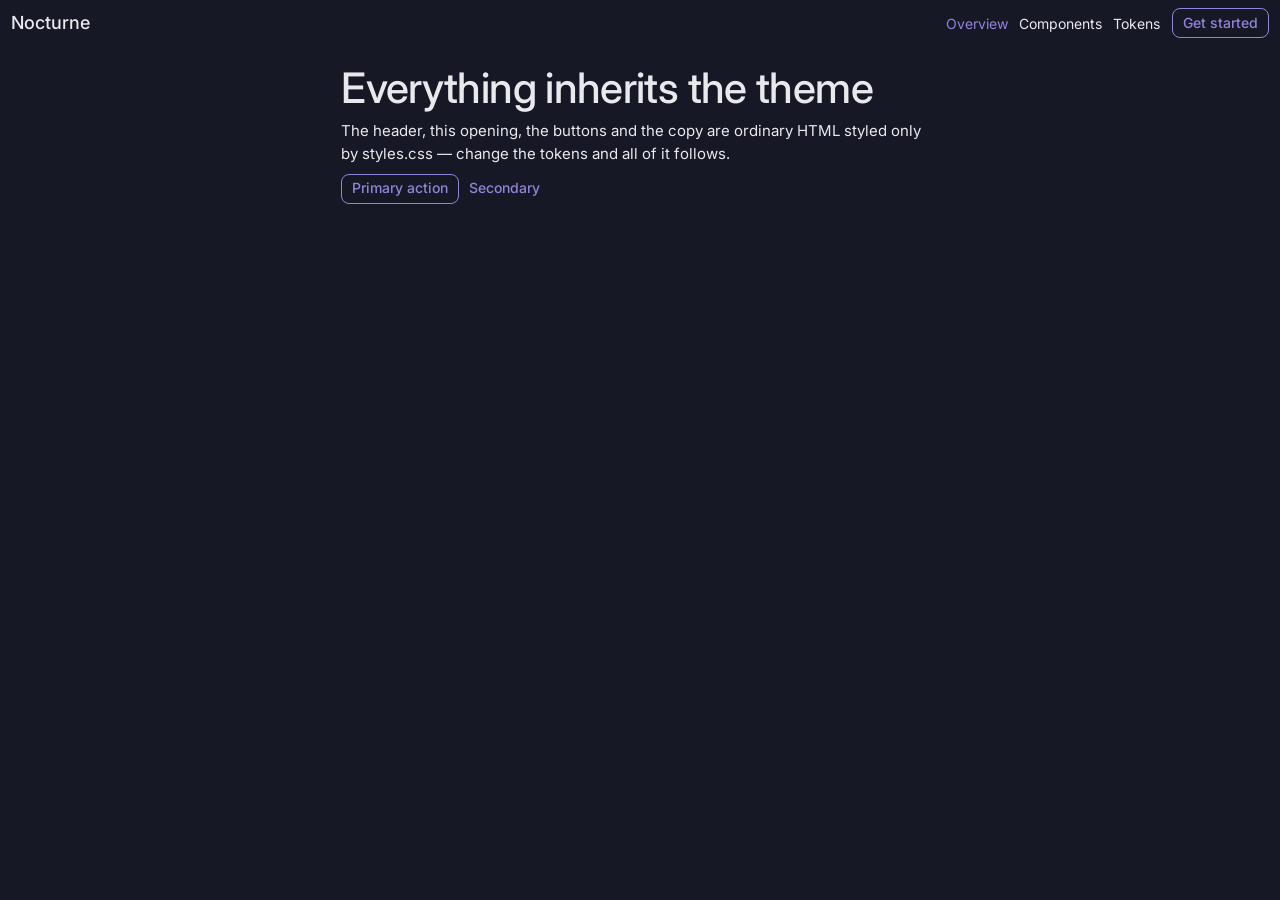
<file: nocturne-reference/components/navigation.html>
<!-- @dsCard group="Components" name="Navigation" subtitle="A header bar over a left page opening" viewport="640x420" -->
<!doctype html>
<html lang="en">
<head>
<meta charset="utf-8" />
<meta name="viewport" content="width=device-width, initial-scale=1" />
<title>Nocturne — Navigation</title>
<link rel="stylesheet" href="../styles.css" />
<style>
/* Demo scaffolding only — everything visual comes from ../styles.css. */
.demo { max-width: 620px; margin: 0 auto; padding: var(--space-6) var(--space-4) var(--space-8); }
.demo-head {
  font-family: var(--font-body); font-size: 11px; font-weight: inherit;
  letter-spacing: 0.1em; text-transform: uppercase; opacity: 0.55;
  margin: var(--space-6) 0 var(--space-3);
}
.demo-head:first-child { margin-top: 0; }
.row { display: flex; align-items: center; gap: var(--space-2); flex-wrap: wrap; }
.stack { display: grid; gap: var(--space-3); }
.grid-2 { display: grid; grid-template-columns: 1fr 1fr; gap: var(--space-4); }
.grid-3 { display: grid; grid-template-columns: repeat(3, 1fr); gap: var(--space-3); }
.note { font-size: 12px; opacity: 0.6; max-width: 60ch; }
code { font-family: ui-monospace, 'SF Mono', Menlo, monospace; font-size: 0.92em; }
.demo { max-width: none; padding: 0; }
.page { padding: var(--space-6) var(--space-4) var(--space-8); max-width: 620px; margin: 0 auto; }
.hero h1 { margin-bottom: var(--space-3); }

</style>
</head>
<body>
<main class="demo">
<nav class="nav">
    <span class="nav-brand">Nocturne</span>
    <a href="#" aria-current="page">Overview</a>
    <a href="#">Components</a>
    <a href="#">Tokens</a>
    <button type="button" class="btn btn-primary">Get started</button>
  </nav>
  <div class="page hero">
    <h1>Everything inherits the theme</h1>
    <p>The header, this opening, the buttons and the copy are ordinary HTML styled only by styles.css — change the tokens and all of it follows.</p>
    <div class="row">
      <button type="button" class="btn btn-primary">Primary action</button>
      <button type="button" class="btn btn-ghost">Secondary</button>
    </div>
  </div>
</main>
</body>
</html>
</file>
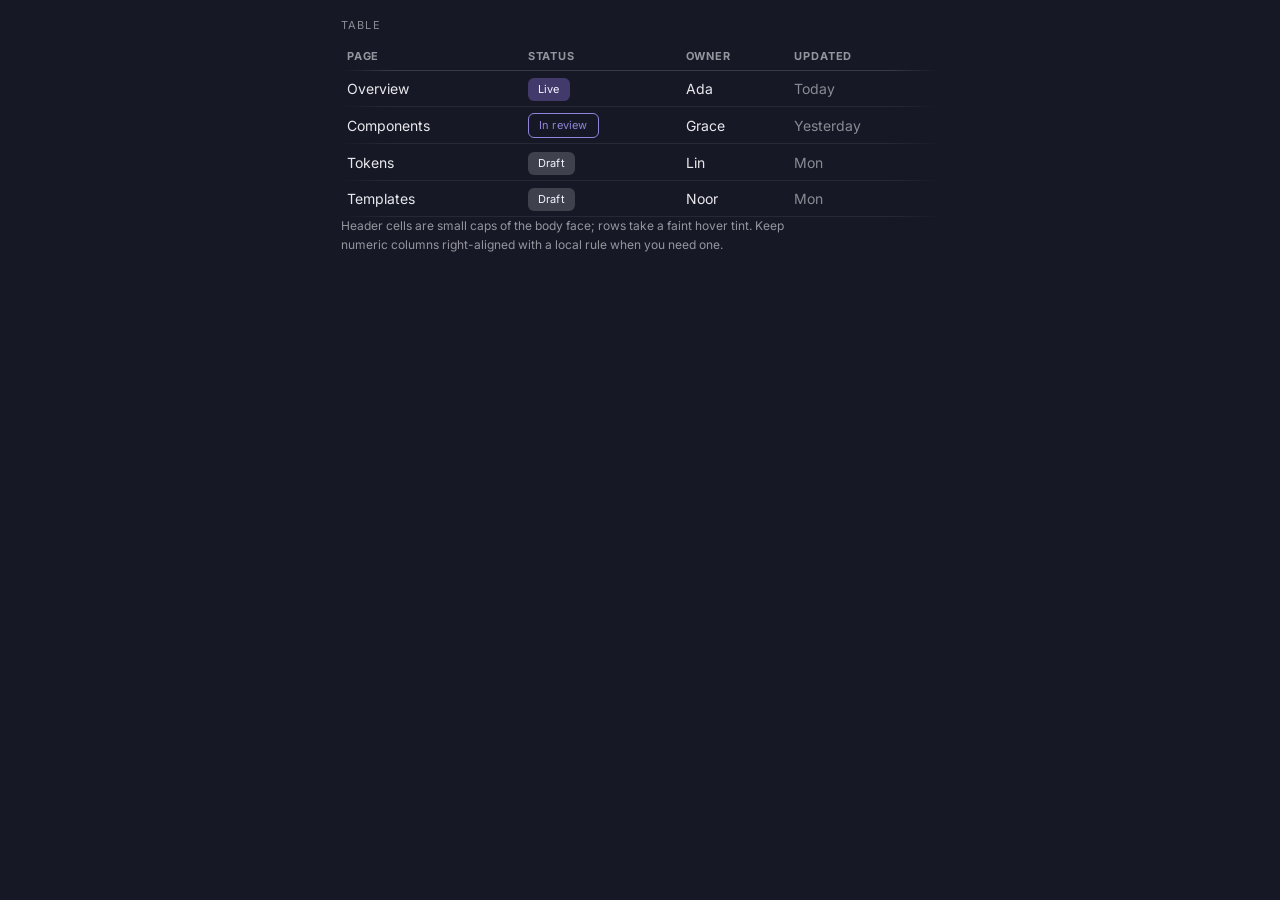
<file: nocturne-reference/components/table.html>
<!-- @dsCard group="Components" name="Table" subtitle="Rows separated by a whisper of the text color; status cells reuse the tags" viewport="640x420" -->
<!doctype html>
<html lang="en">
<head>
<meta charset="utf-8" />
<meta name="viewport" content="width=device-width, initial-scale=1" />
<title>Nocturne — Table</title>
<link rel="stylesheet" href="../styles.css" />
<style>
/* Demo scaffolding only — everything visual comes from ../styles.css. */
.demo { max-width: 620px; margin: 0 auto; padding: var(--space-6) var(--space-4) var(--space-8); }
.demo-head {
  font-family: var(--font-body); font-size: 11px; font-weight: inherit;
  letter-spacing: 0.1em; text-transform: uppercase; opacity: 0.55;
  margin: var(--space-6) 0 var(--space-3);
}
.demo-head:first-child { margin-top: 0; }
.row { display: flex; align-items: center; gap: var(--space-2); flex-wrap: wrap; }
.stack { display: grid; gap: var(--space-3); }
.grid-2 { display: grid; grid-template-columns: 1fr 1fr; gap: var(--space-4); }
.grid-3 { display: grid; grid-template-columns: repeat(3, 1fr); gap: var(--space-3); }
.note { font-size: 12px; opacity: 0.6; max-width: 60ch; }
code { font-family: ui-monospace, 'SF Mono', Menlo, monospace; font-size: 0.92em; }
</style>
</head>
<body>
<main class="demo">
<div class="demo-head">Table</div>
  <table class="table">
    <thead><tr><th>Page</th><th>Status</th><th>Owner</th><th>Updated</th></tr></thead>
    <tbody>
      <tr><td>Overview</td><td><span class="tag tag-accent">Live</span></td><td>Ada</td><td class="text-muted">Today</td></tr>
      <tr><td>Components</td><td><span class="tag tag-outline">In review</span></td><td>Grace</td><td class="text-muted">Yesterday</td></tr>
      <tr><td>Tokens</td><td><span class="tag tag-neutral">Draft</span></td><td>Lin</td><td class="text-muted">Mon</td></tr>
      <tr><td>Templates</td><td><span class="tag tag-neutral">Draft</span></td><td>Noor</td><td class="text-muted">Mon</td></tr>
    </tbody>
  </table>
  <p class="note">Header cells are small caps of the body face; rows take a faint hover tint. Keep numeric columns right-aligned with a local rule when you need one.</p>
</main>
</body>
</html>
</file>
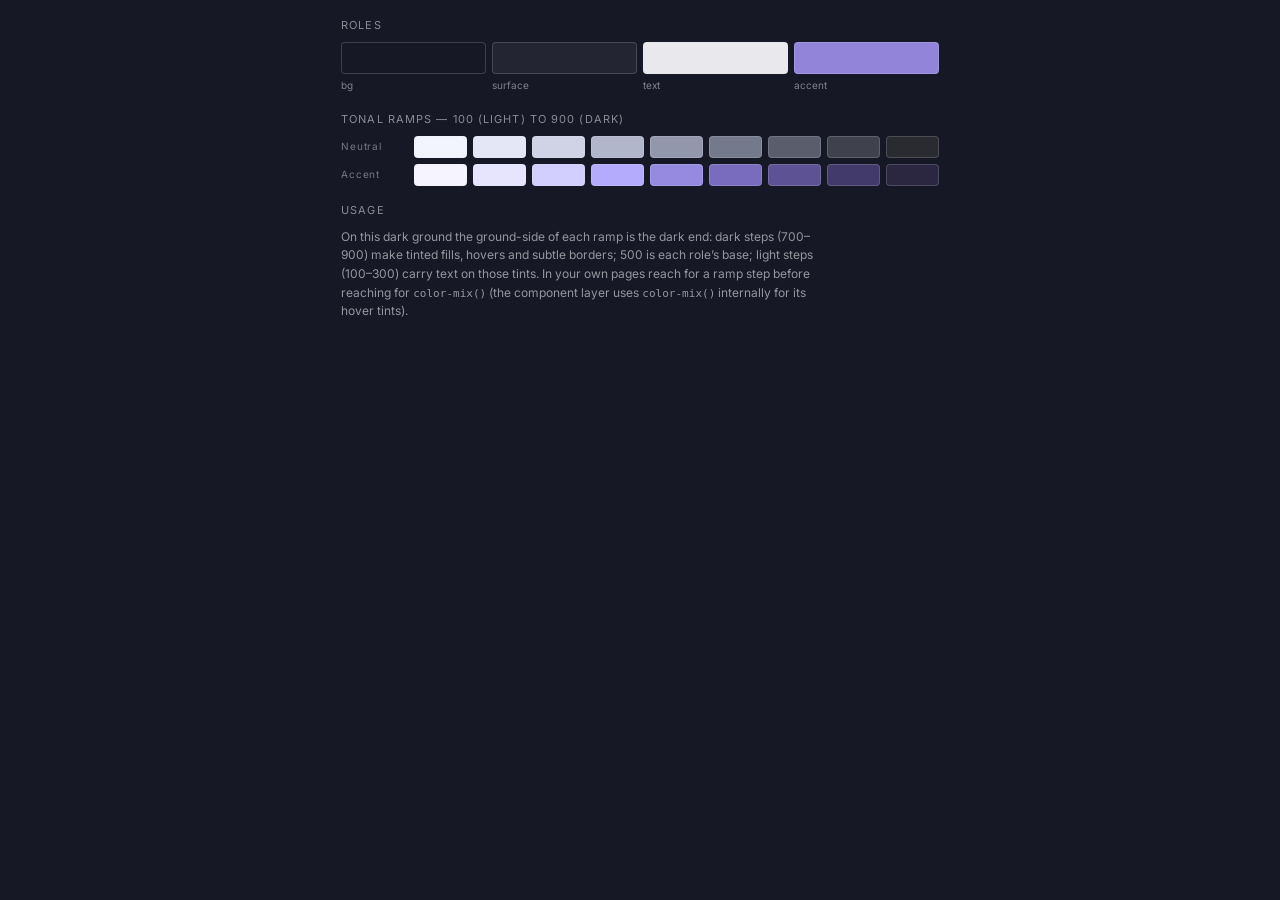
<file: nocturne-reference/foundations/color.html>
<!-- @dsCard group="Foundations" name="Color" subtitle="Role colors and the tonal ramps (mono scheme — one accent voice)" viewport="640x560" -->
<!doctype html>
<html lang="en">
<head>
<meta charset="utf-8" />
<meta name="viewport" content="width=device-width, initial-scale=1" />
<title>Nocturne — Color</title>
<link rel="stylesheet" href="../styles.css" />
<style>
/* Demo scaffolding only — everything visual comes from ../styles.css. */
.demo { max-width: 620px; margin: 0 auto; padding: var(--space-6) var(--space-4) var(--space-8); }
.demo-head {
  font-family: var(--font-body); font-size: 11px; font-weight: inherit;
  letter-spacing: 0.1em; text-transform: uppercase; opacity: 0.55;
  margin: var(--space-6) 0 var(--space-3);
}
.demo-head:first-child { margin-top: 0; }
.row { display: flex; align-items: center; gap: var(--space-2); flex-wrap: wrap; }
.stack { display: grid; gap: var(--space-3); }
.grid-2 { display: grid; grid-template-columns: 1fr 1fr; gap: var(--space-4); }
.grid-3 { display: grid; grid-template-columns: repeat(3, 1fr); gap: var(--space-3); }
.note { font-size: 12px; opacity: 0.6; max-width: 60ch; }
code { font-family: ui-monospace, 'SF Mono', Menlo, monospace; font-size: 0.92em; }
.swatches { display: flex; gap: var(--space-2); }
.swc { flex: 1; }
.sw { height: 32px; border-radius: var(--radius-sm); border: 1px solid color-mix(in srgb, var(--color-text) 18%, transparent); }
.swl { font-size: 10px; opacity: 0.5; margin-top: 4px; }
.rrow { display: flex; align-items: center; gap: var(--space-3); margin: var(--space-2) 0; }
.rlabel { flex: none; width: 64px; font-size: 10px; letter-spacing: 0.08em; opacity: 0.45; }
.ramp { display: flex; gap: 6px; flex: 1; }
.ramp .sw { flex: 1; height: 22px; }
</style>
</head>
<body>
<main class="demo">
<div class="demo-head">Roles</div>
  <div class="swatches"><div class="swc"><div class="sw" style="background: var(--color-bg)"></div><div class="swl">bg</div></div><div class="swc"><div class="sw" style="background: var(--color-surface)"></div><div class="swl">surface</div></div><div class="swc"><div class="sw" style="background: var(--color-text)"></div><div class="swl">text</div></div><div class="swc"><div class="sw" style="background: var(--color-accent)"></div><div class="swl">accent</div></div></div>
  <div class="demo-head">Tonal ramps — 100 (light) to 900 (dark)</div>
  <div class="rrow"><span class="rlabel">Neutral</span><div class="ramp"><div class="sw" title="100" style="background: var(--color-neutral-100)"></div><div class="sw" title="200" style="background: var(--color-neutral-200)"></div><div class="sw" title="300" style="background: var(--color-neutral-300)"></div><div class="sw" title="400" style="background: var(--color-neutral-400)"></div><div class="sw" title="500" style="background: var(--color-neutral-500)"></div><div class="sw" title="600" style="background: var(--color-neutral-600)"></div><div class="sw" title="700" style="background: var(--color-neutral-700)"></div><div class="sw" title="800" style="background: var(--color-neutral-800)"></div><div class="sw" title="900" style="background: var(--color-neutral-900)"></div></div></div>
  <div class="rrow"><span class="rlabel">Accent</span><div class="ramp"><div class="sw" title="100" style="background: var(--color-accent-100)"></div><div class="sw" title="200" style="background: var(--color-accent-200)"></div><div class="sw" title="300" style="background: var(--color-accent-300)"></div><div class="sw" title="400" style="background: var(--color-accent-400)"></div><div class="sw" title="500" style="background: var(--color-accent-500)"></div><div class="sw" title="600" style="background: var(--color-accent-600)"></div><div class="sw" title="700" style="background: var(--color-accent-700)"></div><div class="sw" title="800" style="background: var(--color-accent-800)"></div><div class="sw" title="900" style="background: var(--color-accent-900)"></div></div></div>

  <div class="demo-head">Usage</div>
  <p class="note">On this dark ground the ground-side of each ramp is the dark end: dark steps (700–900) make tinted fills, hovers and subtle borders; 500 is each role&rsquo;s base; light steps (100–300) carry text on those tints. In your own pages reach for a ramp step before reaching for <code>color-mix()</code> (the component layer uses <code>color-mix()</code> internally for its hover tints).</p>
</main>
</body>
</html>
</file>
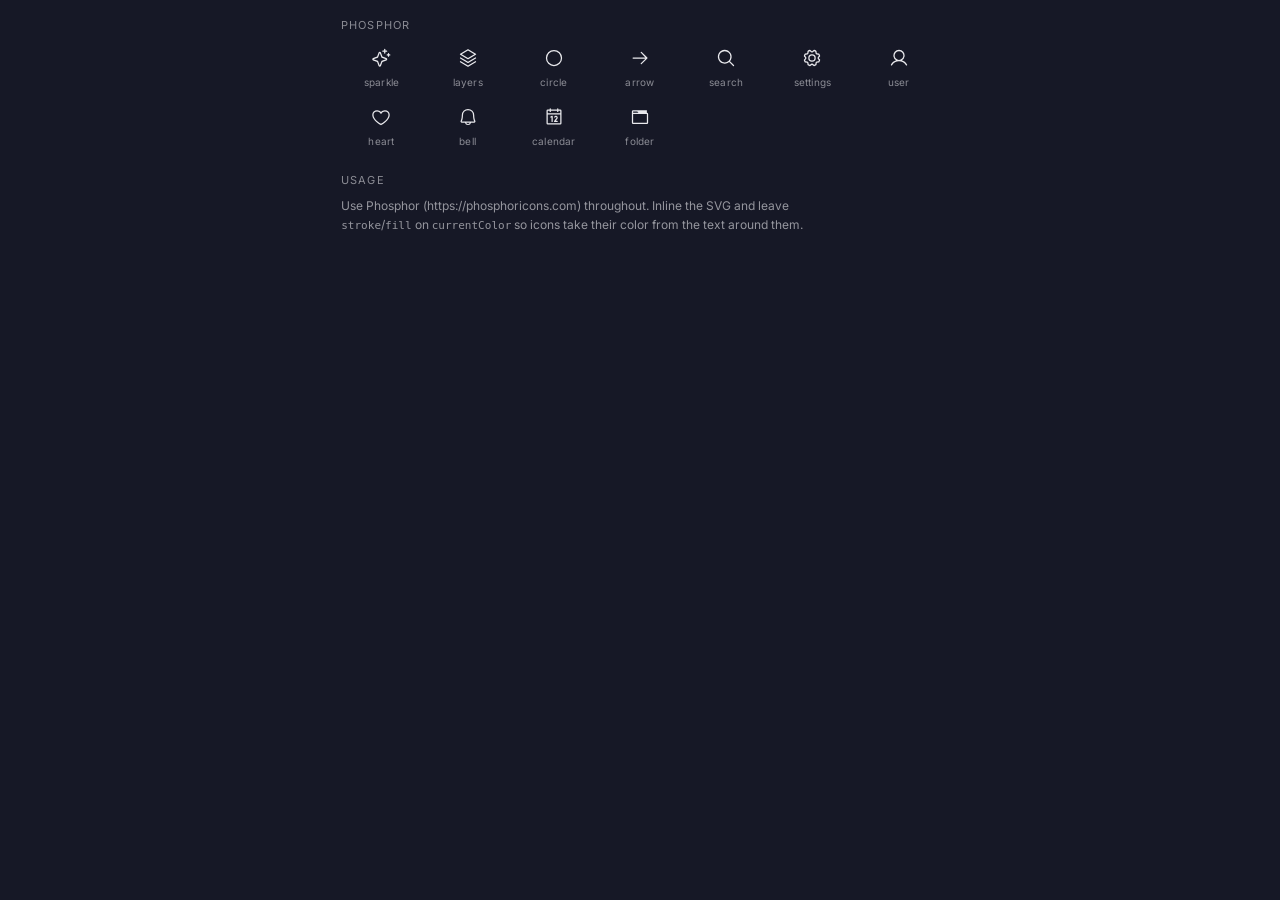
<file: nocturne-reference/foundations/icons.html>
<!-- @dsCard group="Foundations" name="Icons" subtitle="Phosphor — inline SVG on currentColor" viewport="640x420" -->
<!doctype html>
<html lang="en">
<head>
<meta charset="utf-8" />
<meta name="viewport" content="width=device-width, initial-scale=1" />
<title>Nocturne — Icons</title>
<link rel="stylesheet" href="../styles.css" />
<style>
/* Demo scaffolding only — everything visual comes from ../styles.css. */
.demo { max-width: 620px; margin: 0 auto; padding: var(--space-6) var(--space-4) var(--space-8); }
.demo-head {
  font-family: var(--font-body); font-size: 11px; font-weight: inherit;
  letter-spacing: 0.1em; text-transform: uppercase; opacity: 0.55;
  margin: var(--space-6) 0 var(--space-3);
}
.demo-head:first-child { margin-top: 0; }
.row { display: flex; align-items: center; gap: var(--space-2); flex-wrap: wrap; }
.stack { display: grid; gap: var(--space-3); }
.grid-2 { display: grid; grid-template-columns: 1fr 1fr; gap: var(--space-4); }
.grid-3 { display: grid; grid-template-columns: repeat(3, 1fr); gap: var(--space-3); }
.note { font-size: 12px; opacity: 0.6; max-width: 60ch; }
code { font-family: ui-monospace, 'SF Mono', Menlo, monospace; font-size: 0.92em; }
.icon-grid { display: grid; grid-template-columns: repeat(auto-fill, minmax(72px, 1fr)); gap: var(--space-2); }
.icg { display: flex; flex-direction: column; align-items: center; gap: 7px; padding: var(--space-2) 0; }
.icg svg { display: block; }
.icg i { font-style: normal; font-size: 10px; letter-spacing: 0.02em; opacity: 0.55; }
</style>
</head>
<body>
<main class="demo">
<div class="demo-head">Phosphor</div>
  <div class="icon-grid"><span class="icg"><svg width="20" height="20" viewBox="0 0 256 256" fill="currentColor"><path d="M197.58,129.06,146,110l-19-51.62a15.92,15.92,0,0,0-29.88,0L78,110l-51.62,19a15.92,15.92,0,0,0,0,29.88L78,178l19,51.62a15.92,15.92,0,0,0,29.88,0L146,178l51.62-19a15.92,15.92,0,0,0,0-29.88ZM137,164.22a8,8,0,0,0-4.74,4.74L112,223.85,91.78,169A8,8,0,0,0,87,164.22L32.15,144,87,123.78A8,8,0,0,0,91.78,119L112,64.15,132.22,119a8,8,0,0,0,4.74,4.74L191.85,144ZM144,40a8,8,0,0,1,8-8h16V16a8,8,0,0,1,16,0V32h16a8,8,0,0,1,0,16H184V64a8,8,0,0,1-16,0V48H152A8,8,0,0,1,144,40ZM248,88a8,8,0,0,1-8,8h-8v8a8,8,0,0,1-16,0V96h-8a8,8,0,0,1,0-16h8V72a8,8,0,0,1,16,0v8h8A8,8,0,0,1,248,88Z"/></svg><i>sparkle</i></span><span class="icg"><svg width="20" height="20" viewBox="0 0 256 256" fill="currentColor"><path d="M230.91,172A8,8,0,0,1,228,182.91l-96,56a8,8,0,0,1-8.06,0l-96-56A8,8,0,0,1,36,169.09l92,53.65,92-53.65A8,8,0,0,1,230.91,172ZM220,121.09l-92,53.65L36,121.09A8,8,0,0,0,28,134.91l96,56a8,8,0,0,0,8.06,0l96-56A8,8,0,1,0,220,121.09ZM24,80a8,8,0,0,1,4-6.91l96-56a8,8,0,0,1,8.06,0l96,56a8,8,0,0,1,0,13.82l-96,56a8,8,0,0,1-8.06,0l-96-56A8,8,0,0,1,24,80Zm23.88,0L128,126.74,208.12,80,128,33.26Z"/></svg><i>layers</i></span><span class="icg"><svg width="20" height="20" viewBox="0 0 256 256" fill="currentColor"><path d="M128,24A104,104,0,1,0,232,128,104.11,104.11,0,0,0,128,24Zm0,192a88,88,0,1,1,88-88A88.1,88.1,0,0,1,128,216Z"/></svg><i>circle</i></span><span class="icg"><svg width="20" height="20" viewBox="0 0 256 256" fill="currentColor"><path d="M221.66,133.66l-72,72a8,8,0,0,1-11.32-11.32L196.69,136H40a8,8,0,0,1,0-16H196.69L138.34,61.66a8,8,0,0,1,11.32-11.32l72,72A8,8,0,0,1,221.66,133.66Z"/></svg><i>arrow</i></span><span class="icg"><svg width="20" height="20" viewBox="0 0 256 256" fill="currentColor"><path d="M229.66,218.34l-50.07-50.06a88.11,88.11,0,1,0-11.31,11.31l50.06,50.07a8,8,0,0,0,11.32-11.32ZM40,112a72,72,0,1,1,72,72A72.08,72.08,0,0,1,40,112Z"/></svg><i>search</i></span><span class="icg"><svg width="20" height="20" viewBox="0 0 256 256" fill="currentColor"><path d="M128,80a48,48,0,1,0,48,48A48.05,48.05,0,0,0,128,80Zm0,80a32,32,0,1,1,32-32A32,32,0,0,1,128,160Zm88-29.84q.06-2.16,0-4.32l14.92-18.64a8,8,0,0,0,1.48-7.06,107.21,107.21,0,0,0-10.88-26.25,8,8,0,0,0-6-3.93l-23.72-2.64q-1.48-1.56-3-3L186,40.54a8,8,0,0,0-3.94-6,107.71,107.71,0,0,0-26.25-10.87,8,8,0,0,0-7.06,1.49L130.16,40Q128,40,125.84,40L107.2,25.11a8,8,0,0,0-7.06-1.48A107.6,107.6,0,0,0,73.89,34.51a8,8,0,0,0-3.93,6L67.32,64.27q-1.56,1.49-3,3L40.54,70a8,8,0,0,0-6,3.94,107.71,107.71,0,0,0-10.87,26.25,8,8,0,0,0,1.49,7.06L40,125.84Q40,128,40,130.16L25.11,148.8a8,8,0,0,0-1.48,7.06,107.21,107.21,0,0,0,10.88,26.25,8,8,0,0,0,6,3.93l23.72,2.64q1.49,1.56,3,3L70,215.46a8,8,0,0,0,3.94,6,107.71,107.71,0,0,0,26.25,10.87,8,8,0,0,0,7.06-1.49L125.84,216q2.16.06,4.32,0l18.64,14.92a8,8,0,0,0,7.06,1.48,107.21,107.21,0,0,0,26.25-10.88,8,8,0,0,0,3.93-6l2.64-23.72q1.56-1.48,3-3L215.46,186a8,8,0,0,0,6-3.94,107.71,107.71,0,0,0,10.87-26.25,8,8,0,0,0-1.49-7.06Zm-16.1-6.5a73.93,73.93,0,0,1,0,8.68,8,8,0,0,0,1.74,5.48l14.19,17.73a91.57,91.57,0,0,1-6.23,15L187,173.11a8,8,0,0,0-5.1,2.64,74.11,74.11,0,0,1-6.14,6.14,8,8,0,0,0-2.64,5.1l-2.51,22.58a91.32,91.32,0,0,1-15,6.23l-17.74-14.19a8,8,0,0,0-5-1.75h-.48a73.93,73.93,0,0,1-8.68,0,8,8,0,0,0-5.48,1.74L100.45,215.8a91.57,91.57,0,0,1-15-6.23L82.89,187a8,8,0,0,0-2.64-5.1,74.11,74.11,0,0,1-6.14-6.14,8,8,0,0,0-5.1-2.64L46.43,170.6a91.32,91.32,0,0,1-6.23-15l14.19-17.74a8,8,0,0,0,1.74-5.48,73.93,73.93,0,0,1,0-8.68,8,8,0,0,0-1.74-5.48L40.2,100.45a91.57,91.57,0,0,1,6.23-15L69,82.89a8,8,0,0,0,5.1-2.64,74.11,74.11,0,0,1,6.14-6.14A8,8,0,0,0,82.89,69L85.4,46.43a91.32,91.32,0,0,1,15-6.23l17.74,14.19a8,8,0,0,0,5.48,1.74,73.93,73.93,0,0,1,8.68,0,8,8,0,0,0,5.48-1.74L155.55,40.2a91.57,91.57,0,0,1,15,6.23L173.11,69a8,8,0,0,0,2.64,5.1,74.11,74.11,0,0,1,6.14,6.14,8,8,0,0,0,5.1,2.64l22.58,2.51a91.32,91.32,0,0,1,6.23,15l-14.19,17.74A8,8,0,0,0,199.87,123.66Z"/></svg><i>settings</i></span><span class="icg"><svg width="20" height="20" viewBox="0 0 256 256" fill="currentColor"><path d="M230.92,212c-15.23-26.33-38.7-45.21-66.09-54.16a72,72,0,1,0-73.66,0C63.78,166.78,40.31,185.66,25.08,212a8,8,0,1,0,13.85,8c18.84-32.56,52.14-52,89.07-52s70.23,19.44,89.07,52a8,8,0,1,0,13.85-8ZM72,96a56,56,0,1,1,56,56A56.06,56.06,0,0,1,72,96Z"/></svg><i>user</i></span><span class="icg"><svg width="20" height="20" viewBox="0 0 256 256" fill="currentColor"><path d="M178,40c-20.65,0-38.73,8.88-50,23.89C116.73,48.88,98.65,40,78,40a62.07,62.07,0,0,0-62,62c0,70,103.79,126.66,108.21,129a8,8,0,0,0,7.58,0C136.21,228.66,240,172,240,102A62.07,62.07,0,0,0,178,40ZM128,214.8C109.74,204.16,32,155.69,32,102A46.06,46.06,0,0,1,78,56c19.45,0,35.78,10.36,42.6,27a8,8,0,0,0,14.8,0c6.82-16.67,23.15-27,42.6-27a46.06,46.06,0,0,1,46,46C224,155.61,146.24,204.15,128,214.8Z"/></svg><i>heart</i></span><span class="icg"><svg width="20" height="20" viewBox="0 0 256 256" fill="currentColor"><path d="M221.8,175.94C216.25,166.38,208,139.33,208,104a80,80,0,1,0-160,0c0,35.34-8.26,62.38-13.81,71.94A16,16,0,0,0,48,200H88.81a40,40,0,0,0,78.38,0H208a16,16,0,0,0,13.8-24.06ZM128,216a24,24,0,0,1-22.62-16h45.24A24,24,0,0,1,128,216ZM48,184c7.7-13.24,16-43.92,16-80a64,64,0,1,1,128,0c0,36.05,8.28,66.73,16,80Z"/></svg><i>bell</i></span><span class="icg"><svg width="20" height="20" viewBox="0 0 256 256" fill="currentColor"><path d="M208,32H184V24a8,8,0,0,0-16,0v8H88V24a8,8,0,0,0-16,0v8H48A16,16,0,0,0,32,48V208a16,16,0,0,0,16,16H208a16,16,0,0,0,16-16V48A16,16,0,0,0,208,32ZM72,48v8a8,8,0,0,0,16,0V48h80v8a8,8,0,0,0,16,0V48h24V80H48V48ZM208,208H48V96H208V208Zm-96-88v64a8,8,0,0,1-16,0V132.94l-4.42,2.22a8,8,0,0,1-7.16-14.32l16-8A8,8,0,0,1,112,120Zm59.16,30.45L152,176h16a8,8,0,0,1,0,16H136a8,8,0,0,1-6.4-12.8l28.78-38.37A8,8,0,1,0,145.07,132a8,8,0,1,1-13.85-8A24,24,0,0,1,176,136,23.76,23.76,0,0,1,171.16,150.45Z"/></svg><i>calendar</i></span><span class="icg"><svg width="20" height="20" viewBox="0 0 256 256" fill="currentColor"><path d="M216,40H40A16,16,0,0,0,24,56V200.62A15.4,15.4,0,0,0,39.38,216H216.89A15.13,15.13,0,0,0,232,200.89V88A16,16,0,0,0,216,72ZM40,56H92.69l16,16H40ZM216,200H40V88H216Z"/></svg><i>folder</i></span></div>
  <div class="demo-head">Usage</div>
  <p class="note">Use Phosphor (https://phosphoricons.com) throughout. Inline the SVG and leave <code>stroke</code>/<code>fill</code> on <code>currentColor</code> so icons take their color from the text around them.</p>
</main>
</body>
</html>
</file>
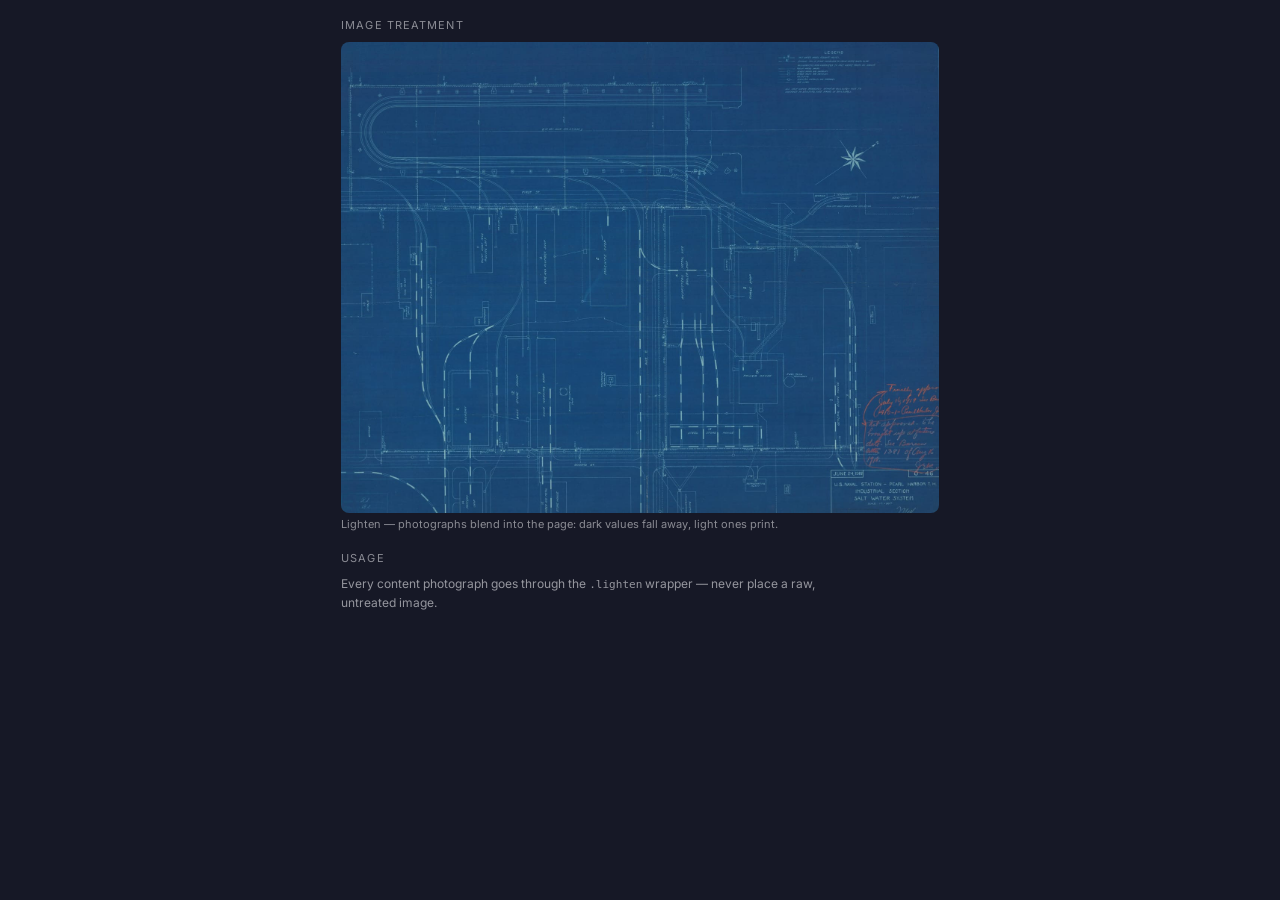
<file: nocturne-reference/foundations/image.html>
<!-- @dsCard group="Foundations" name="Imagery" subtitle="Lighten — photographs blend into the page: dark values fall away, light ones print." viewport="640x480" -->
<!doctype html>
<html lang="en">
<head>
<meta charset="utf-8" />
<meta name="viewport" content="width=device-width, initial-scale=1" />
<title>Nocturne — Imagery</title>
<link rel="stylesheet" href="../styles.css" />
<style>
/* Demo scaffolding only — everything visual comes from ../styles.css. */
.demo { max-width: 620px; margin: 0 auto; padding: var(--space-6) var(--space-4) var(--space-8); }
.demo-head {
  font-family: var(--font-body); font-size: 11px; font-weight: inherit;
  letter-spacing: 0.1em; text-transform: uppercase; opacity: 0.55;
  margin: var(--space-6) 0 var(--space-3);
}
.demo-head:first-child { margin-top: 0; }
.row { display: flex; align-items: center; gap: var(--space-2); flex-wrap: wrap; }
.stack { display: grid; gap: var(--space-3); }
.grid-2 { display: grid; grid-template-columns: 1fr 1fr; gap: var(--space-4); }
.grid-3 { display: grid; grid-template-columns: repeat(3, 1fr); gap: var(--space-3); }
.note { font-size: 12px; opacity: 0.6; max-width: 60ch; }
code { font-family: ui-monospace, 'SF Mono', Menlo, monospace; font-size: 0.92em; }
.frame img { width: 100%; border-radius: var(--radius-md); }
.codeblock { padding: var(--space-3); background: var(--color-surface); border-radius: var(--radius-sm); font-size: 12px; overflow: auto; }
</style>
</head>
<body>
<main class="demo">
<div class="demo-head">Image treatment</div>
  <figure>
    <div class="lighten frame"><img src="../assets/photo.jpg" alt="The Nocturne reference photograph" /></div>
    <figcaption>Lighten — photographs blend into the page: dark values fall away, light ones print.</figcaption>
  </figure>
  <div class="demo-head">Usage</div>
  <p class="note">Every content photograph goes through the <code>.lighten</code> wrapper — never place a raw, untreated image.</p>
</main>
</body>
</html>
</file>
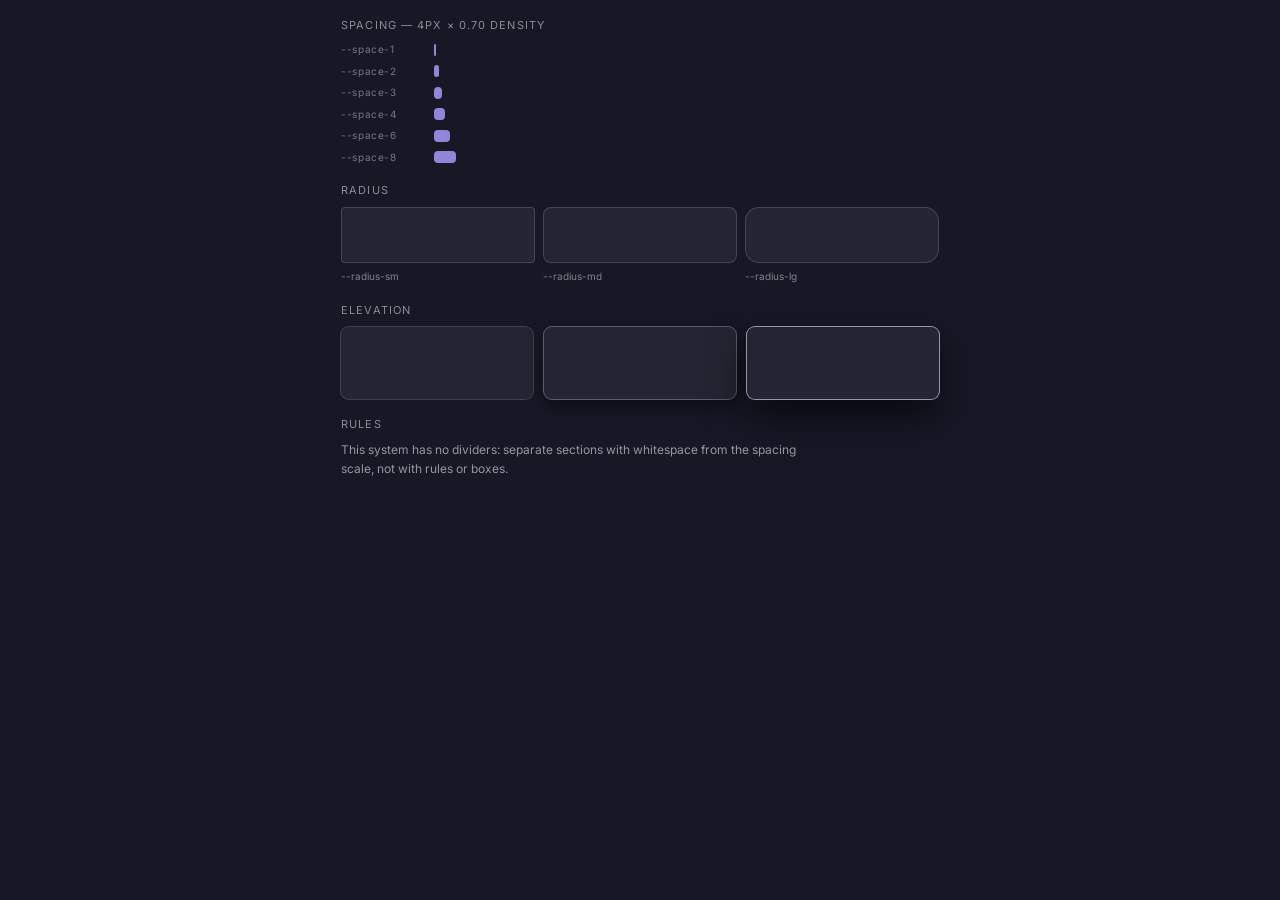
<file: nocturne-reference/foundations/layout.html>
<!-- @dsCard group="Foundations" name="Spacing & elevation" subtitle="A 0.70× spacing scale, 8px radius, and three shadow levels tuned to the dark ground" viewport="640x560" -->
<!doctype html>
<html lang="en">
<head>
<meta charset="utf-8" />
<meta name="viewport" content="width=device-width, initial-scale=1" />
<title>Nocturne — Spacing &amp; elevation</title>
<link rel="stylesheet" href="../styles.css" />
<style>
/* Demo scaffolding only — everything visual comes from ../styles.css. */
.demo { max-width: 620px; margin: 0 auto; padding: var(--space-6) var(--space-4) var(--space-8); }
.demo-head {
  font-family: var(--font-body); font-size: 11px; font-weight: inherit;
  letter-spacing: 0.1em; text-transform: uppercase; opacity: 0.55;
  margin: var(--space-6) 0 var(--space-3);
}
.demo-head:first-child { margin-top: 0; }
.row { display: flex; align-items: center; gap: var(--space-2); flex-wrap: wrap; }
.stack { display: grid; gap: var(--space-3); }
.grid-2 { display: grid; grid-template-columns: 1fr 1fr; gap: var(--space-4); }
.grid-3 { display: grid; grid-template-columns: repeat(3, 1fr); gap: var(--space-3); }
.note { font-size: 12px; opacity: 0.6; max-width: 60ch; }
code { font-family: ui-monospace, 'SF Mono', Menlo, monospace; font-size: 0.92em; }
.sprow { display: flex; align-items: center; gap: var(--space-3); margin: 6px 0; }
.tlabel { flex: none; width: 84px; font-size: 10px; letter-spacing: 0.06em; opacity: 0.45; }
.bar { height: 12px; background: var(--color-accent); border-radius: var(--radius-sm); }
.swc { flex: 1; } .swl { font-size: 10px; opacity: 0.5; margin-top: 6px; }
.rbox { height: 56px; border: 1px solid var(--color-divider); background: var(--color-surface); }
.ebox { height: 72px; border-radius: var(--radius-md); background: var(--color-surface); }
.erow { display: grid; grid-template-columns: repeat(3, 1fr); gap: var(--space-4); }
.radii { display: flex; gap: var(--space-3); }
</style>
</head>
<body>
<main class="demo">
<div class="demo-head">Spacing — 4px × 0.70 density</div>
  <div class="sprow"><span class="tlabel">--space-1</span><div class="bar" style="width: var(--space-1)"></div></div>
  <div class="sprow"><span class="tlabel">--space-2</span><div class="bar" style="width: var(--space-2)"></div></div>
  <div class="sprow"><span class="tlabel">--space-3</span><div class="bar" style="width: var(--space-3)"></div></div>
  <div class="sprow"><span class="tlabel">--space-4</span><div class="bar" style="width: var(--space-4)"></div></div>
  <div class="sprow"><span class="tlabel">--space-6</span><div class="bar" style="width: var(--space-6)"></div></div>
  <div class="sprow"><span class="tlabel">--space-8</span><div class="bar" style="width: var(--space-8)"></div></div>
  <div class="demo-head">Radius</div>
  <div class="radii"><div class="swc"><div class="rbox" style="border-radius: var(--radius-sm)"></div><div class="swl">--radius-sm</div></div><div class="swc"><div class="rbox" style="border-radius: var(--radius-md)"></div><div class="swl">--radius-md</div></div><div class="swc"><div class="rbox" style="border-radius: var(--radius-lg)"></div><div class="swl">--radius-lg</div></div></div>
  <div class="demo-head">Elevation</div>
  <div class="erow">
    <div class="ebox elev-sm"></div>
    <div class="ebox elev-md"></div>
    <div class="ebox elev-lg"></div>
  </div>
  <div class="demo-head">Rules</div>
  <p class="note">This system has no dividers: separate sections with whitespace from the spacing scale, not with rules or boxes.</p>
</main>
</body>
</html>
</file>
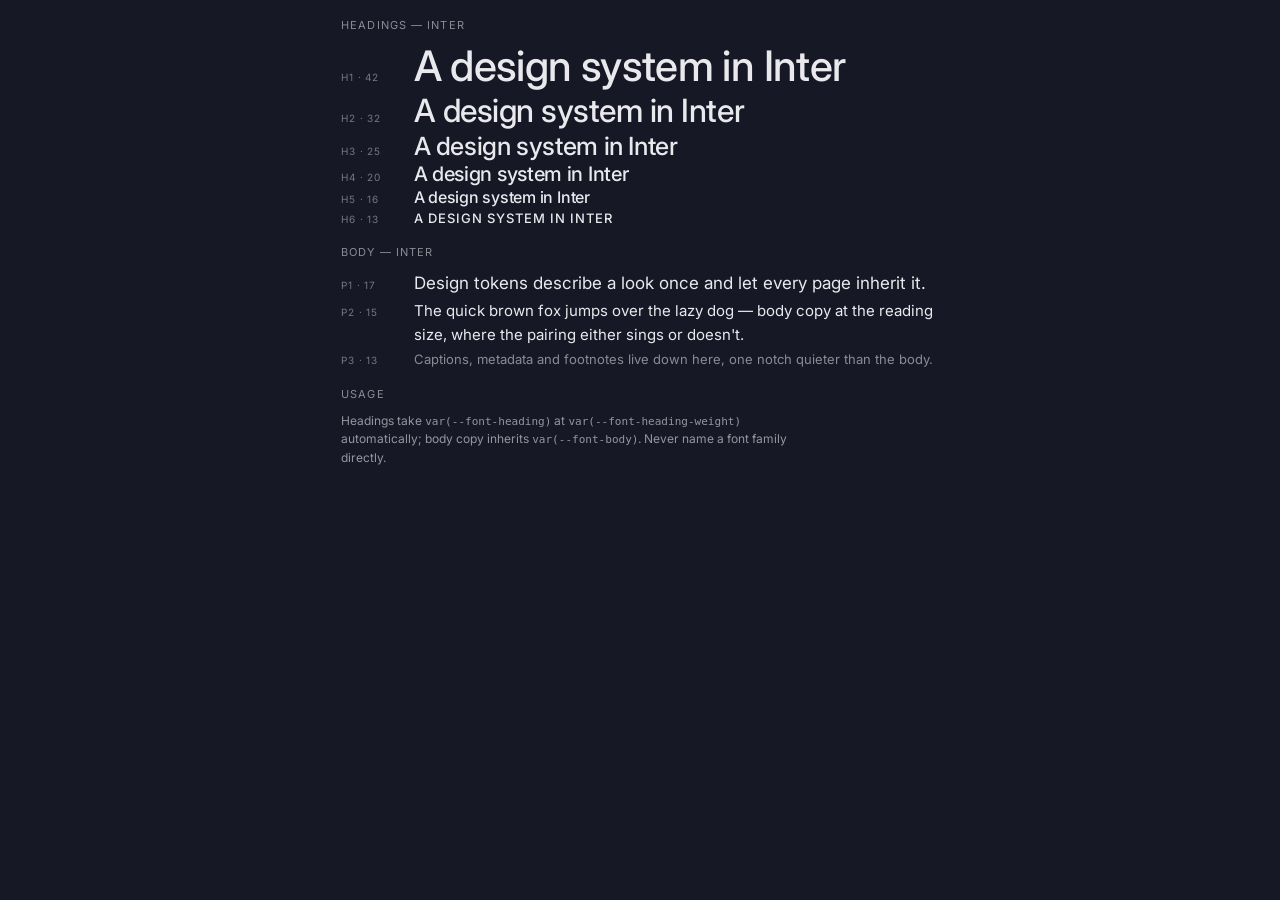
<file: nocturne-reference/foundations/type.html>
<!-- @dsCard group="Foundations" name="Typography" subtitle="Inter over Inter — a fixed scale; density moves spacing, not sizes" viewport="640x640" -->
<!doctype html>
<html lang="en">
<head>
<meta charset="utf-8" />
<meta name="viewport" content="width=device-width, initial-scale=1" />
<title>Nocturne — Typography</title>
<link rel="stylesheet" href="../styles.css" />
<style>
/* Demo scaffolding only — everything visual comes from ../styles.css. */
.demo { max-width: 620px; margin: 0 auto; padding: var(--space-6) var(--space-4) var(--space-8); }
.demo-head {
  font-family: var(--font-body); font-size: 11px; font-weight: inherit;
  letter-spacing: 0.1em; text-transform: uppercase; opacity: 0.55;
  margin: var(--space-6) 0 var(--space-3);
}
.demo-head:first-child { margin-top: 0; }
.row { display: flex; align-items: center; gap: var(--space-2); flex-wrap: wrap; }
.stack { display: grid; gap: var(--space-3); }
.grid-2 { display: grid; grid-template-columns: 1fr 1fr; gap: var(--space-4); }
.grid-3 { display: grid; grid-template-columns: repeat(3, 1fr); gap: var(--space-3); }
.note { font-size: 12px; opacity: 0.6; max-width: 60ch; }
code { font-family: ui-monospace, 'SF Mono', Menlo, monospace; font-size: 0.92em; }
.trow { display: flex; align-items: baseline; gap: var(--space-3); margin: calc(var(--space-2) * 0.6) 0; }
.trow > * { margin: 0; }
.tlabel { flex: none; width: 64px; font-size: 10px; letter-spacing: 0.08em; opacity: 0.45; white-space: nowrap; }
.p-1 { font-size: 17px; } .p-2 { font-size: 15px; } .p-3 { font-size: 13px; }
</style>
</head>
<body>
<main class="demo">
<div class="demo-head">Headings — Inter</div>
  <div class="trow"><span class="tlabel">H1 · 42</span><h1>A design system in Inter</h1></div>
  <div class="trow"><span class="tlabel">H2 · 32</span><h2>A design system in Inter</h2></div>
  <div class="trow"><span class="tlabel">H3 · 25</span><h3>A design system in Inter</h3></div>
  <div class="trow"><span class="tlabel">H4 · 20</span><h4>A design system in Inter</h4></div>
  <div class="trow"><span class="tlabel">H5 · 16</span><h5>A design system in Inter</h5></div>
  <div class="trow"><span class="tlabel">H6 · 13</span><h6>A design system in Inter</h6></div>
  <div class="demo-head">Body — Inter</div>
  <div class="trow"><span class="tlabel">P1 · 17</span><p class="p-1">Design tokens describe a look once and let every page inherit it.</p></div>
  <div class="trow"><span class="tlabel">P2 · 15</span><p class="p-2">The quick brown fox jumps over the lazy dog — body copy at the reading size, where the pairing either sings or doesn't.</p></div>
  <div class="trow"><span class="tlabel">P3 · 13</span><p class="p-3 text-muted">Captions, metadata and footnotes live down here, one notch quieter than the body.</p></div>
  <div class="demo-head">Usage</div>
  <p class="note">Headings take <code>var(--font-heading)</code> at <code>var(--font-heading-weight)</code> automatically; body copy inherits <code>var(--font-body)</code>. Never name a font family directly.</p>
</main>
</body>
</html>
</file>
<file: styles.css>
/* Nocturne — design-system tokens and component classes.
   Source: Claude Design project "Nocturne", with a deep-forest-green accent
   and warm neutral ramp layered on top (this site's own instance — see the
   "Portfolio" design in Claude Design). Retune the look only by editing the
   tokens below; page-specific layout lives in page.css. */

:root {
  --color-bg: #1a2416;
  --color-surface: #232f1f;
  --color-text: #ece9e0;
  --color-accent: #1f7a43;
  --color-accent-2: #2c8f52;
  /* Text-only accent tint: the deep green (--color-accent) is ~3.0:1 on the bg
     and 2.6:1 on surface, so it stays for fills/borders; any accent-coloured
     TEXT uses this instead (6.3:1 on bg, 5.5:1 on surface). */
  --color-accent-text: #5cb37e;
  --color-divider: color-mix(in srgb, #ece9e0 20%, transparent);

  /* Tonal ramps — generated in OKLCH on one shared lightness scale, so the
     same step of any role matches the others in visual value. Warm-shifted
     to sit with the forest-green ground. Neutral-500/600/700 (the ones
     driving most muted/secondary text — section labels, hints, dividers)
     were lightened a second pass after live feedback that they read as
     too dark against the bg/surface bump above. */
  --color-neutral-100: #f2f1e9;
  --color-neutral-200: #e0e0d4;
  --color-neutral-300: #c7c8ba;
  --color-neutral-400: #a9ac9c;
  --color-neutral-500: #9fa293;
  --color-neutral-600: #878c78;
  --color-neutral-700: #6a6f5f;
  --color-neutral-800: #393c33;
  --color-neutral-900: #2c2e26;

  --color-accent-100: #e3f4ea;
  --color-accent-200: #c3e6d0;
  --color-accent-300: #96d1ac;
  --color-accent-400: #5cb37e;
  --color-accent-500: #2f9d5c;
  --color-accent-600: #1f7a43;
  --color-accent-700: #176b39;
  --color-accent-800: #0f4526;
  --color-accent-900: #0a301b;

  /* Mono accent scheme — accent-2 shares the accent's values. */
  --color-accent-2-100: #e3f4ea;
  --color-accent-2-200: #c3e6d0;
  --color-accent-2-300: #96d1ac;
  --color-accent-2-400: #5cb37e;
  --color-accent-2-500: #2f9d5c;
  --color-accent-2-600: #1f7a43;
  --color-accent-2-700: #176b39;
  --color-accent-2-800: #0f4526;
  --color-accent-2-900: #0a301b;

  --font-heading: "Inter", system-ui, sans-serif;
  --font-heading-weight: 500;
  --font-body: "Inter", system-ui, sans-serif;

  --space-1: 2.8px;
  --space-2: 5.6px;
  --space-3: 8.4px;
  --space-4: 11.2px;
  --space-6: 16.8px;
  --space-8: 22.4px;

  --radius-sm: 4px;
  --radius-md: 8px;
  --radius-lg: 14px;

  --shadow-sm: 0 0 0 1px var(--color-neutral-800);
  --shadow-md: 0 0 0 1px var(--color-neutral-700), 0 6px 18px rgba(0,0,0,0.55);
  --shadow-lg: 0 0 0 1px var(--color-neutral-500), 0 16px 40px rgba(0,0,0,0.65);
}

body {
  background: var(--color-bg);
  color: var(--color-text);
  font-family: var(--font-body);
}
h1, h2, h3, h4 { font-family: var(--font-heading); font-weight: var(--font-heading-weight); }

.lighten{mix-blend-mode:lighten;background-color:transparent}

/* ══════════════════════════════════════════════════════════════════════════
   Components — built with the tokens above. Plain CSS on plain HTML.
   ══════════════════════════════════════════════════════════════════════ */

*, *::before, *::after { box-sizing: border-box; }
body { margin: 0; font-size: clamp(15px, 0.3vw + 14px, 18px); line-height: 1.55; font-weight: 400; }
h1, h2, h3, h4, h5, h6 {
  font-family: var(--font-heading); font-weight: var(--font-heading-weight);
  line-height: 1.12; letter-spacing: -0.015em; margin: 0 0 var(--space-2);
}
h1 { font-size: clamp(34px, 1.6vw + 26px, 46px); }
h2 { font-size: clamp(27px, 1.2vw + 21px, 35px); }
h3 { font-size: clamp(21px, 0.8vw + 17px, 27px); }
h4 { font-size: clamp(18px, 0.4vw + 16px, 21px); }
h5 { font-size: clamp(15px, 0.2vw + 14px, 17px); }
h6 { font-size: clamp(12px, 0.1vw + 11.5px, 14px); }
h6, .eyebrow { letter-spacing: 0.08em; text-transform: uppercase; }
.eyebrow { font-family: var(--font-heading); font-weight: var(--font-heading-weight); line-height: 1.12; font-size: clamp(12px, 0.1vw + 11.5px, 14px); }
p { margin: 0 0 var(--space-3); }
a { color: var(--color-accent-text); text-underline-offset: 3px; }
img, svg { display: block; max-width: 100%; }
figure { margin: 0; }
figcaption {
  font-size: 11px; margin-top: var(--space-1);
  color: color-mix(in srgb, var(--color-text) 55%, transparent);
}
.text-muted { color: color-mix(in srgb, var(--color-text) 55%, transparent); }
:focus { outline: none; }
:focus-visible { outline: 2px solid var(--color-accent-text); outline-offset: 2px; }
::selection { background: color-mix(in srgb, var(--color-accent) 30%, transparent); }

/* — buttons — */
.btn {
  display: inline-flex; align-items: center; justify-content: center; gap: 6px;
  cursor: pointer; text-decoration: none;
  font-family: var(--font-heading); font-weight: var(--font-heading-weight);
  font-size: 14px; line-height: 1.2; color: var(--color-text);
  background: transparent; border: 1px solid transparent;
  padding: var(--space-2) calc(var(--space-3) * 1.2);
  border-radius: var(--radius-md);
}
.btn svg { display: block; }
.btn:disabled { opacity: 0.45; cursor: not-allowed; }
.btn-primary { color: var(--color-accent-text); border-color: var(--color-accent); }
.btn-primary:hover { background: color-mix(in srgb, var(--color-accent) 12%, transparent); }
.btn-primary:active { background: color-mix(in srgb, var(--color-accent) 22%, transparent); }
.btn-secondary { border-color: var(--color-divider); }
.btn-secondary:hover { background: color-mix(in srgb, var(--color-text) 7%, transparent); }
.btn-secondary:active { background: color-mix(in srgb, var(--color-text) 14%, transparent); }
.btn-ghost { color: var(--color-accent-text); padding-inline: var(--space-1); }
.btn-ghost:hover { background: color-mix(in srgb, var(--color-accent) 10%, transparent); }
.btn-ghost:active { background: color-mix(in srgb, var(--color-accent) 18%, transparent); }
.btn-icon { width: 36px; height: 36px; padding: 0; }
.btn-block { width: 100%; margin-top: var(--space-2); }

/* — cards — */
.card {
  display: flex; flex-direction: column; gap: var(--space-2);
  padding: var(--space-4); border-radius: var(--radius-md); background: var(--color-surface);
  /* surface sits close to bg — without a border/shadow a card reads as a
     faint, undefined patch rather than a distinct raised element, and its
     own padding becomes invisible along with it. */
  border: 1px solid var(--color-divider);
  box-shadow: var(--shadow-sm);
  /* project-card is a <button>; without this its text-content children
     (card-title, card-body) fall back to the UA default ButtonText color
     (black) instead of inheriting the page's theme, since the browser
     applies that color directly to the button element itself. */
  color: var(--color-text);
}
.card-kicker { font-size: 10px; letter-spacing: 0.1em; text-transform: uppercase; color: var(--color-accent-text); }
.card-title {
  font-family: var(--font-heading); font-weight: var(--font-heading-weight);
  font-size: clamp(17px, 0.4vw + 15px, 21px); line-height: 1.2;
}
.card-body { margin: 0; font-size: clamp(13px, 0.2vw + 12px, 15px); opacity: 0.8; flex: 1; }
.card-meta {
  display: flex; align-items: center; gap: 6px; font-size: 11px;
  color: color-mix(in srgb, var(--color-text) 70%, transparent);
}
.elev-sm { box-shadow: var(--shadow-sm); }
.elev-md { box-shadow: var(--shadow-md); }
.elev-lg { box-shadow: var(--shadow-lg); }

/* — tags — */
.tag {
  display: inline-flex; align-items: center; font-size: 11px;
  letter-spacing: 0.02em; padding: 3px 10px;
  border-radius: calc(var(--radius-md) * 0.75);
}
.tag-accent { background: var(--color-accent-800); color: var(--color-accent-100); }
.tag-accent-2 { background: var(--color-accent-2-800); color: var(--color-accent-2-100); }
.tag-neutral { background: var(--color-neutral-800); color: var(--color-neutral-100); }
.tag-outline { border: 1px solid var(--color-accent); color: var(--color-accent-text); }

/* — navigation — */
.nav {
  display: flex; align-items: center; gap: var(--space-4);
  padding: var(--space-3) var(--space-4);
  border-bottom: none;
}
.nav-brand {
  font-family: var(--font-heading); font-weight: var(--font-heading-weight);
  font-size: 18px; margin-right: auto;
}
.nav a { color: inherit; text-decoration: none; font-size: clamp(14px, 0.3vw + 13px, 17px); }
.nav a:hover, .nav a[aria-current='page'] { color: var(--color-accent-text); }

/* — dialog — */
/* Native <dialog>: showModal() supplies focus trap, inert page, Esc-to-close
   and top-layer stacking. */
.dialog {
  width: min(440px, calc(100% - 2 * var(--space-4))); margin: auto;
  flex-direction: column; gap: var(--space-3);
  padding: var(--space-4); border: 0; border-radius: var(--radius-lg);
  color: var(--color-text);
  background: var(--color-surface); box-shadow: var(--shadow-lg);
}
.dialog[open] { display: flex; }
.dialog::backdrop { background: color-mix(in srgb, var(--color-neutral-900) 50%, transparent); }
.dialog-title {
  font-family: var(--font-heading); font-weight: var(--font-heading-weight);
  font-size: 20px;
}
.dialog-body { font-size: 14px; opacity: 0.85; }
.dialog-actions { display: flex; justify-content: flex-end; gap: var(--space-2); margin-top: var(--space-2); flex-wrap: wrap; }
</file>
<file: page.css>
/* Portfolio page layout — a single-page CV/business-card built on Nocturne's
   tokens and component classes (styles.css). Page-specific sizing and
   interaction hooks only; every color, font, radius and shadow comes from
   styles.css variables. Structure follows the "Portfolio" design authored
   in Claude Design (design-handoff/Portfolio.dc.html) pixel-for-pixel. */

/* Fluid column: scales continuously with viewport width instead of jumping
   between a couple of fixed breakpoints — 90vw of the viewport, floored at
   320px (smallest supported phone) and capped at 1200px (past that, line
   length starts hurting readability more than the extra width helps). */
:root { --content-width: clamp(320px, 90vw, 1200px); }

html { scroll-behavior: smooth; }
@media (prefers-reduced-motion: reduce) {
  html { scroll-behavior: auto; }
  *, *::before, *::after { animation: none !important; transition: none !important; }
  .project-card:hover, .project-card:has(.view-details:focus-visible), .contact-card:hover,
  .side-icons a:hover, .side-icons a:focus-visible, .side-email:hover, .side-email:focus-visible { transform: none !important; }
}

body { margin: 0; }

.skip-link {
  position: absolute; left: -999px; top: 0;
  background: var(--color-accent-text); color: var(--color-bg);
  padding: 0.6rem 1rem; z-index: 101;
  font-family: var(--font-heading); font-size: 14px; border-radius: 0 0 var(--radius-md) 0;
}
.skip-link:focus { left: 0; top: 0; }

/* — sticky nav + scroll-progress bar — */
/* .nav-bar carries the full-bleed sticky background/blur; .nav constrains its
   content to the same column as main so brand/links line up with the page's
   text edges instead of spanning the whole viewport on wide screens. */
.nav-bar {
  position: sticky; top: 0; z-index: 50;
  background: color-mix(in srgb, var(--color-bg) 90%, transparent);
  backdrop-filter: blur(6px);
}
.nav {
  /* Edge-to-edge, unlike main's content column — brand sits near the left
     edge of the viewport and the link/resume cluster near the right edge
     (nav-brand's margin-right:auto in styles.css does that split), matching
     the full-bleed nav treatment on v4.brittanychiang.com rather than
     mirroring main's narrower reading column. */
  padding-left: clamp(20px, 5vw, 64px);
  padding-right: clamp(20px, 5vw, 64px);
  flex-wrap: wrap;
}
.nav a[aria-current='location'] { color: var(--color-accent-text); }
.progress-track { height: 2px; background: var(--color-neutral-800); }
.progress-fill { height: 2px; width: 0%; background: var(--color-accent); }

main {
  max-width: var(--content-width); margin: 0 auto;
  padding: clamp(32px, 6vw, 80px) calc(var(--content-width) * 0.08) 0 calc(var(--content-width) * 0.12);
}

/* — fixed side rails — */
/* Social icons pinned to the left edge and the email address pinned to the
   right edge, each anchored to the bottom of the viewport with a fading
   line running up from them — the same device v4.brittanychiang.com uses to
   fill the empty gutters either side of its content column. Hidden once the
   viewport's too narrow to have a gutter worth filling. */
.side {
  position: fixed; bottom: 0; z-index: 40;
  display: flex; flex-direction: column; align-items: center;
}
.side-left { left: clamp(16px, 3vw, 40px); }
.side-right { right: clamp(16px, 3vw, 40px); }
.side-icons { list-style: none; margin: 0 0 20px; padding: 0; display: flex; flex-direction: column; gap: 18px; }
.side-icons a {
  display: block; color: var(--color-neutral-400);
  transition: color 0.2s ease, transform 0.2s ease;
}
.side-icons a:hover, .side-icons a:focus-visible { color: var(--color-accent-text); transform: translateY(-3px); }
.side-email {
  writing-mode: vertical-rl; text-orientation: mixed;
  font-family: var(--font-heading); font-size: 12px; letter-spacing: 0.05em;
  color: var(--color-neutral-400); text-decoration: none; margin-bottom: 20px;
  transition: color 0.2s ease, transform 0.2s ease;
}
.side-email:hover, .side-email:focus-visible { color: var(--color-accent-text); transform: translateY(-3px); }
.side-line { width: 1px; height: 90px; background: var(--color-neutral-700); }
@media (max-width: 900px) { .side { display: none; } }

/* — fading divider between sections — */
.divider {
  height: 1px; border: 0; margin: 0;
  background: linear-gradient(to right, transparent, var(--color-divider) 20%, var(--color-divider) 80%, transparent);
}

/* — section shell: numbered margin mark — */
section[data-index] { padding: clamp(24px, 4vw, 40px) 0 clamp(56px, 9vw, 104px); position: relative; }
section[data-index]::before {
  content: attr(data-index);
  position: absolute; left: -40px; top: 26px;
  font-family: var(--font-heading); font-size: 12px; color: var(--color-neutral-600);
}
section[data-index] .eyebrow { color: var(--color-neutral-500); margin: 0 0 6px; }
section[data-index] h2 { font-size: clamp(28px, 2.4vw + 18px, 44px); margin: 0 0 24px; }

/* — hero — */
/* Fills most of the first viewport, like a landing splash, rather than
   sitting as a small fixed-height block — the whole point being that this
   scales with however tall/wide the user's screen actually is. */
#hero {
  min-height: 86vh;
  padding: clamp(24px, 4vw, 48px) 0 clamp(48px, 8vw, 96px);
  display: grid; grid-template-columns: 1fr auto; align-content: center;
  gap: clamp(24px, 4vw, 48px); align-items: center; position: relative; overflow: hidden;
}
.hero-glow {
  position: absolute; inset: 0; pointer-events: none;
  background: radial-gradient(500px circle at var(--mx, 50%) var(--my, 20%),
    color-mix(in srgb, var(--color-accent) 18%, transparent), transparent 70%);
}
.hero-kicker {
  font-family: var(--font-heading); font-size: clamp(13px, 0.4vw + 12px, 16px); letter-spacing: 0.08em;
  text-transform: uppercase; color: var(--color-accent-text); margin: 0 0 12px;
}
#hero h1 { font-size: clamp(44px, 5.4vw + 12px, 108px); line-height: 1.02; margin: 0 0 8px; }
.hero-tagline {
  font-family: var(--font-heading); font-weight: var(--font-heading-weight);
  font-size: clamp(24px, 2.4vw + 12px, 48px); line-height: 1.1;
  color: var(--color-neutral-400); margin: 0 0 24px;
}
.hero-sub { max-width: 46ch; color: var(--color-neutral-400); font-size: clamp(16px, 0.4vw + 14px, 19px); margin: 0 0 28px; }
.hero-avail { max-width: 46ch; color: var(--color-text); font-size: clamp(15px, 0.3vw + 13px, 17px); margin: 0 0 28px; }
.hero-cta { display: flex; gap: var(--space-3); }
.hero-photo {
  width: clamp(96px, 12vw, 200px); height: clamp(96px, 12vw, 200px);
  animation: floatY 5s ease-in-out infinite;
}
.hero-photo-slot {
  width: 100%; height: 100%; border-radius: 50%;
  display: flex; align-items: center; justify-content: center;
  background: var(--color-surface); overflow: hidden;
  border: 2px solid var(--color-accent);
  box-shadow: 0 0 0 4px color-mix(in srgb, var(--color-accent) 25%, transparent);
}
.hero-photo-slot img { display: block; width: 100%; height: 100%; border-radius: 50%; object-fit: cover; }

@keyframes floatY { 0%, 100% { transform: translateY(0); } 50% { transform: translateY(-8px); } }
@keyframes dialogIn { from { opacity: 0; transform: scale(0.96) translateY(8px); } to { opacity: 1; transform: scale(1) translateY(0); } }

/* — about — */
.about-grid { display: grid; grid-template-columns: repeat(auto-fit, minmax(280px, 1fr)); gap: 36px; }
.about-copy p { color: var(--color-neutral-300); margin: 0 0 14px; }
.about-copy p:last-child { margin-bottom: 0; }
.timeline { list-style: none; margin: 0; padding: 0; display: flex; flex-direction: column; gap: 22px; }
.timeline li { position: relative; padding-left: 22px; border-left: 1px solid var(--color-divider); }
.timeline p { margin: 8px 0 0; color: var(--color-text); font-size: clamp(14px, 0.3vw + 13px, 16.5px); }

/* — work — */
.work-hint { color: var(--color-neutral-500); font-size: clamp(13px, 0.2vw + 12px, 15px); margin: 0 0 20px; }
.project-grid { display: grid; grid-template-columns: repeat(auto-fit, minmax(230px, 1fr)); gap: var(--space-4); }
.project-card {
  position: relative; padding: var(--space-6);
  cursor: pointer; transition: transform 0.2s ease, box-shadow 0.2s ease, border-color 0.2s ease;
}
.project-card:hover, .project-card:has(.view-details:focus-visible) {
  transform: translateY(-3px); box-shadow: var(--shadow-md); border-color: var(--color-accent);
}
.project-card .tag-row { display: flex; flex-wrap: wrap; gap: 6px; }
.project-card .view-details { margin-top: 12px; padding: 6px 10px; font-size: 12px; }
/* stretched link: the button's ::after covers the whole card, so a click anywhere opens the dialog */
.project-card .view-details { align-self: flex-start; }
.project-card .view-details::after { content: ""; position: absolute; inset: 0; border-radius: inherit; }

/* — dialog — */
.dialog { max-width: 520px; }
.dialog[open] { animation: dialogIn 0.25s ease; }
#dialog-tags { display: flex; flex-wrap: wrap; gap: 6px; margin-bottom: 16px; }
#dialog-detail { color: var(--color-neutral-300); margin: 0 0 16px; }

/* — stack — */
.stack-groups { display: flex; flex-direction: column; gap: 18px; }
.stack-group-label {
  font-size: 11px; letter-spacing: 0.06em; text-transform: uppercase;
  color: var(--color-neutral-500); margin: 0 0 8px;
}
.stack-tags { display: flex; flex-wrap: wrap; gap: 8px; }

/* — contact — */
.contact-cta { color: var(--color-neutral-300); margin: 0 0 20px; max-width: 60ch; }
.contact-grid { display: grid; grid-template-columns: repeat(auto-fit, minmax(200px, 1fr)); gap: var(--space-3); max-width: 600px; }
.contact-card { transition: transform 0.2s ease, box-shadow 0.2s ease; }
.contact-card:hover { transform: translateY(-3px); box-shadow: var(--shadow-md); }
.contact-card a { color: var(--color-text); display: flex; align-items: center; gap: 8px; text-decoration: none; }
.contact-card a:hover { text-decoration: underline; }
#copy-email-btn { margin-top: 10px; padding: 4px 10px; font-size: 11px; }
.rev-note { font-size: 11px; margin-top: 44px; }

/* — responsive — */
/* Almost everything above already scales continuously via clamp()/vw against
   the fluid --content-width, so this is down to the two things clamp() can't
   do: switch a grid from two columns to one, and keep the nav's gap sane
   once it wraps to a second line. */
@media (max-width: 640px) {
  .nav { gap: var(--space-2); }
  section[data-index]::before { left: -24px; font-size: 10px; }
  #hero { grid-template-columns: 1fr; }
  .hero-photo { order: -1; }
}

.visually-hidden {
  position: absolute; width: 1px; height: 1px; margin: -1px; padding: 0; border: 0;
  overflow: hidden; clip: rect(0 0 0 0); clip-path: inset(50%); white-space: nowrap;
}
</file>
<file: nocturne-reference/styles.css>
/* Nocturne — design-system tokens and component classes. This file is the source of truth for the system's look; retune it here and see readme.md. */
@import url('https://fonts.googleapis.com/css2?family=Inter:wght@400;500;600;700&display=swap');

:root {
  --color-bg: #161826;
  --color-surface: #232532;
  --color-text: #e9e9ed;
  --color-accent: #9184d9; /* review round 7 (Barron): the accent moves to
     the product's blurple — OKLCH hue 289.2, the hue of the app's own Pro
     accent (#9a8fe0, --om-accent-pro) — at the same lightness the steel
     accent held (L 0.660, so the documented ratios survive) and chroma
     in the product blurple's own range (its token sits at C 0.118; the
     accent takes 0.125, from the old steel's 0.030):
     the accent now reads as an accent rather than another neutral. */
  --color-accent-2: #a7a1db; /* the machine-derived stand-in follows: same
     hue, same L 0.734, chroma at the same 2:3 proportion it held */
  --color-divider: color-mix(in srgb, #e9e9ed 16%, transparent);

  /* Tonal ramps — generated in OKLCH on one shared lightness scale, so the
     same step of any role matches the others in visual value. */
  --color-neutral-100: #f3f5fe;
  --color-neutral-200: #e4e7f5;
  --color-neutral-300: #cfd3e5;
  --color-neutral-400: #b2b6ca;
  --color-neutral-500: #9397ab;
  --color-neutral-600: #75798c;
  --color-neutral-700: #595d6c;
  --color-neutral-800: #3f424d;
  --color-neutral-900: #292b31;

  --color-accent-100: #f5f4ff;
  --color-accent-200: #e7e5fe;
  --color-accent-300: #d2cefd;
  --color-accent-400: #b5abfc;
  --color-accent-500: #968ae0;
  --color-accent-600: #796cbf;
  --color-accent-700: #5d5294;
  --color-accent-800: #423a6a;
  --color-accent-900: #2b2741;

  --color-accent-2-100: #f5f4ff;
  --color-accent-2-200: #e7e5fe;
  --color-accent-2-300: #d2cefd;
  --color-accent-2-400: #b5afe8;
  --color-accent-2-500: #9690c9;
  --color-accent-2-600: #7972a9;
  --color-accent-2-700: #5c5783;
  --color-accent-2-800: #423e5d;
  --color-accent-2-900: #2b293a;

  /* Deck section-divider ground — review round 3: saturation as presence.
     Dividers take a saturated deep indigo (hue 277, the neutral ramp's own
     family; C 0.094 — written when the accent held C 0.030, before the
     round-7 blurple raised it past the ground's) with a lighter bloom and
     a ghost tint of the same hue, while the slide grounds stay
     desaturated. Deck-scale fills only — not interface colors. */
  --color-section: #262a60;
  --color-section-glow: #353b80;
  --color-section-ghost: #4c5397;

  --font-heading: "Inter", system-ui, sans-serif;
  --font-heading-weight: 500;
  --font-body: "Inter", system-ui, sans-serif;

  --space-1: 2.8px;
  --space-2: 5.6px;
  --space-3: 8.4px;
  --space-4: 11.2px;
  --space-6: 16.8px;
  --space-8: 22.4px;

  --radius-sm: 4px;
  --radius-md: 8px;
  --radius-lg: 14px;

  /* Elevation — derived from the ground: soft ink-tinted shadows on a
     light theme, a hairline edge + ambient darkness on a dark one. */
  --shadow-sm: 0 0 0 1px #3f424d;
  --shadow-md: 0 0 0 1px #595d6c, 0 6px 18px rgba(0,0,0,0.55);
  --shadow-lg: 0 0 0 1px #9397ab, 0 16px 40px rgba(0,0,0,0.65);
}

body {
  background: var(--color-bg);
  color: var(--color-text);
  font-family: var(--font-body);
}
h1, h2, h3, h4 { font-family: var(--font-heading); font-weight: var(--font-heading-weight); }

.lighten{mix-blend-mode:lighten;background-color:transparent}

/* ══════════════════════════════════════════════════════════════════════════
   Components — built with the tokens above. Plain CSS
   on plain HTML: no JavaScript, no build step. Each class is documented in
   readme.md and demonstrated in foundations/ and components/.
   ══════════════════════════════════════════════════════════════════════ */

*, *::before, *::after { box-sizing: border-box; }
body { margin: 0; font-size: 15px; line-height: 1.55; font-weight: 400; }
h1, h2, h3, h4, h5, h6 {
  font-family: var(--font-heading); font-weight: var(--font-heading-weight);
  line-height: 1.12; letter-spacing: -0.015em; margin: 0 0 var(--space-2);
}
h1 { font-size: 42px; }
h2 { font-size: 32px; }
h3 { font-size: 25px; }
h4 { font-size: 20px; }
h5 { font-size: 16px; }
h6 { font-size: 13px; }
h6 { letter-spacing: 0.08em; text-transform: uppercase; }
p { margin: 0 0 var(--space-3); }
a { color: var(--color-accent); text-underline-offset: 3px; }
img { display: block; max-width: 100%; }
figure { margin: 0; }
figcaption {
  font-size: 11px; margin-top: var(--space-1);
  color: color-mix(in srgb, var(--color-text) 55%, transparent);
}
.text-muted { color: color-mix(in srgb, var(--color-text) 55%, transparent); }
:focus { outline: none; }
:focus-visible { outline: 2px solid var(--color-accent); outline-offset: 2px; }
::selection { background: color-mix(in srgb, var(--color-accent) 30%, transparent); }

/* — rules — */
/* Rules fade to transparent at both ends instead of stopping cleanly — a
   Nocturne signature. The ramp is 48px an end (one deck baseline unit),
   painted from the same divider token. Freestanding rules fade; box
   outlines, in-control separators, and short accent marks stay solid. */
.hr {
  height: 1px; border: 0; margin: var(--space-4) 0;
  background: linear-gradient(to right,
    transparent, var(--color-divider) 48px,
    var(--color-divider) calc(100% - 48px), transparent);
}

/* — buttons — */
.btn {
  display: inline-flex; align-items: center; justify-content: center; gap: 6px;
  cursor: pointer; text-decoration: none;
  font-family: var(--font-heading); font-weight: var(--font-heading-weight);
  font-size: 14px; line-height: 1.2; color: var(--color-text); /* matches the .input's 14px —
     the pair sits side by side in sign-up rows */
  background: transparent; border: 1px solid transparent;
  padding: var(--space-2) calc(var(--space-3) * 1.2);
  border-radius: var(--radius-md);
}
.btn svg { display: block; }
.btn:disabled { opacity: 0.45; cursor: not-allowed; }
.btn-primary { color: var(--color-accent); border-color: var(--color-accent); }
.btn-primary:hover { background: color-mix(in srgb, var(--color-accent) 12%, transparent); }
.btn-primary:active { background: color-mix(in srgb, var(--color-accent) 22%, transparent); }
.btn-secondary { border-color: var(--color-divider); }
.btn-secondary:hover { background: color-mix(in srgb, var(--color-text) 7%, transparent); }
.btn-secondary:active { background: color-mix(in srgb, var(--color-text) 14%, transparent); }
.btn-ghost { color: var(--color-accent); padding-inline: var(--space-1); }
.btn-ghost:hover { background: color-mix(in srgb, var(--color-accent) 10%, transparent); }
.btn-ghost:active { background: color-mix(in srgb, var(--color-accent) 18%, transparent); }
.btn-icon { width: 36px; height: 36px; padding: 0; }
.btn-block { width: 100%; margin-top: var(--space-2); }

/* — forms — */
.field > label {
  display: block; font-size: 12px; margin-bottom: 5px;
  color: color-mix(in srgb, var(--color-text) 70%, transparent);
}
.input {
  width: 100%; min-height: 36px; padding: 6px 10px; font: inherit;
  font-size: 14px; color: var(--color-text); caret-color: var(--color-accent);
  background: var(--color-surface);
  border: 1px solid var(--color-divider); border-radius: var(--radius-md);
}
.input:hover { border-color: color-mix(in srgb, var(--color-text) 45%, transparent); }
.input:focus-visible { border-color: var(--color-accent); outline-offset: 0; }
textarea.input { min-height: 90px; resize: vertical; }
.radio { display: inline-flex; align-items: center; gap: 8px; cursor: pointer; font-size: 14px; }
.radio input, .seg-opt input {
  position: absolute; opacity: 0; width: 0; height: 0; pointer-events: none;
}
.radio .dot {
  width: 16px; height: 16px; flex: none; border-radius: 50%;
  border: 1.5px solid var(--color-divider);
}
.radio:hover .dot { border-color: var(--color-accent); }
.radio input:checked + .dot {
  border-color: var(--color-accent); background: var(--color-accent);
  box-shadow: inset 0 0 0 4px var(--color-bg);
}
.radio input:focus-visible + .dot { outline: 2px solid var(--color-accent); outline-offset: 2px; }
.seg {
  display: inline-flex; overflow: hidden;
  border: 1px solid var(--color-divider); border-radius: var(--radius-md);
}
.seg-opt {
  display: inline-flex; align-items: center; gap: 6px;
  padding: 7px 12px; font-size: 13px; cursor: pointer;
}
.seg-opt + .seg-opt { border-left: 1px solid var(--color-divider); }
.seg-opt:has(input:checked) { color: var(--color-accent); box-shadow: inset 0 0 0 1px var(--color-accent); }
.seg-opt:not(:has(input:checked)):hover { background: color-mix(in srgb, var(--color-text) 7%, transparent); }
.seg-opt:has(input:focus-visible) { outline: 2px solid var(--color-accent); outline-offset: -2px; }

/* — cards — */
.card {
  display: flex; flex-direction: column; gap: var(--space-2);
  padding: var(--space-3); border-radius: var(--radius-md); background: var(--color-surface);
}
.card-kicker { font-size: 10px; letter-spacing: 0.1em; text-transform: uppercase; color: var(--color-accent); }
.card-title {
  font-family: var(--font-heading); font-weight: var(--font-heading-weight);
  font-size: 17px; line-height: 1.2;
}
.card-body { margin: 0; font-size: 13px; opacity: 0.8; flex: 1; }
.card-meta {
  display: flex; align-items: center; gap: 6px; font-size: 11px;
  color: color-mix(in srgb, var(--color-text) 50%, transparent);
}
.elev-sm { box-shadow: var(--shadow-sm); }
.elev-md { box-shadow: var(--shadow-md); }
.elev-lg { box-shadow: var(--shadow-lg); }

/* — tags — */
.tag {
  display: inline-flex; align-items: center; font-size: 11px;
  letter-spacing: 0.02em; padding: 3px 10px;
  border-radius: calc(var(--radius-md) * 0.75);
}
.tag-accent { background: var(--color-accent-800); color: var(--color-accent-100); }
.tag-accent-2 { background: var(--color-accent-2-800); color: var(--color-accent-2-100); }
.tag-neutral { background: var(--color-neutral-800); color: var(--color-neutral-100); }
.tag-outline { border: 1px solid var(--color-accent); color: var(--color-accent); }

/* — navigation — */
.nav {
  display: flex; align-items: center; gap: var(--space-4);
  padding: var(--space-3) var(--space-4);
  border-bottom: none;
}
.nav-brand {
  font-family: var(--font-heading); font-weight: var(--font-heading-weight);
  font-size: 18px; margin-right: auto;
}
.nav a { color: inherit; text-decoration: none; font-size: 14px; }
.nav a:hover, .nav a[aria-current='page'] { color: var(--color-accent); }

/* — tables — */
.table { width: 100%; border-collapse: collapse; font-size: 14px; }
.table th {
  text-align: left; font-size: 11px; letter-spacing: 0.08em; text-transform: uppercase;
  color: color-mix(in srgb, var(--color-text) 60%, transparent);
  padding: var(--space-2); border-bottom: 1px solid transparent; /* keeps layout; the row paints the fading rule */
}
.table td {
  padding: var(--space-2);
  border-bottom: 1px solid transparent;
}
/* Row rules as row-level strips so the end-fade spans the row, not each cell. */
.table thead tr {
  background: linear-gradient(to right,
    transparent, var(--color-divider) 48px,
    var(--color-divider) calc(100% - 48px), transparent) no-repeat bottom / 100% 1px;
}
.table tbody tr {
  background: linear-gradient(to right,
    transparent, color-mix(in srgb, var(--color-text) 8%, transparent) 48px,
    color-mix(in srgb, var(--color-text) 8%, transparent) calc(100% - 48px), transparent) no-repeat bottom / 100% 1px;
}
.table tbody tr:hover {
  /* the hover tint layers over the row rule, which keeps painting */
  background:
    linear-gradient(color-mix(in srgb, var(--color-text) 4%, transparent),
                    color-mix(in srgb, var(--color-text) 4%, transparent)) no-repeat 0 0 / 100% 100%,
    linear-gradient(to right,
      transparent, color-mix(in srgb, var(--color-text) 8%, transparent) 48px,
      color-mix(in srgb, var(--color-text) 8%, transparent) calc(100% - 48px), transparent) no-repeat bottom / 100% 1px;
}

/* — dialog — */
.dialog-backdrop {
  position: fixed; inset: 0; display: grid; place-items: center;
  padding: var(--space-4);
  background: color-mix(in srgb, var(--color-neutral-900) 50%, transparent);
}
.dialog {
  width: min(440px, 100%); display: flex; flex-direction: column; gap: var(--space-3);
  padding: var(--space-4); border-radius: var(--radius-lg);
  background: var(--color-surface); box-shadow: var(--shadow-lg);
}
.dialog-title {
  font-family: var(--font-heading); font-weight: var(--font-heading-weight);
  font-size: 20px;
}
.dialog-body { font-size: 14px; opacity: 0.85; }
.dialog-actions { display: flex; justify-content: flex-end; gap: var(--space-2); margin-top: var(--space-2); }
</file>
